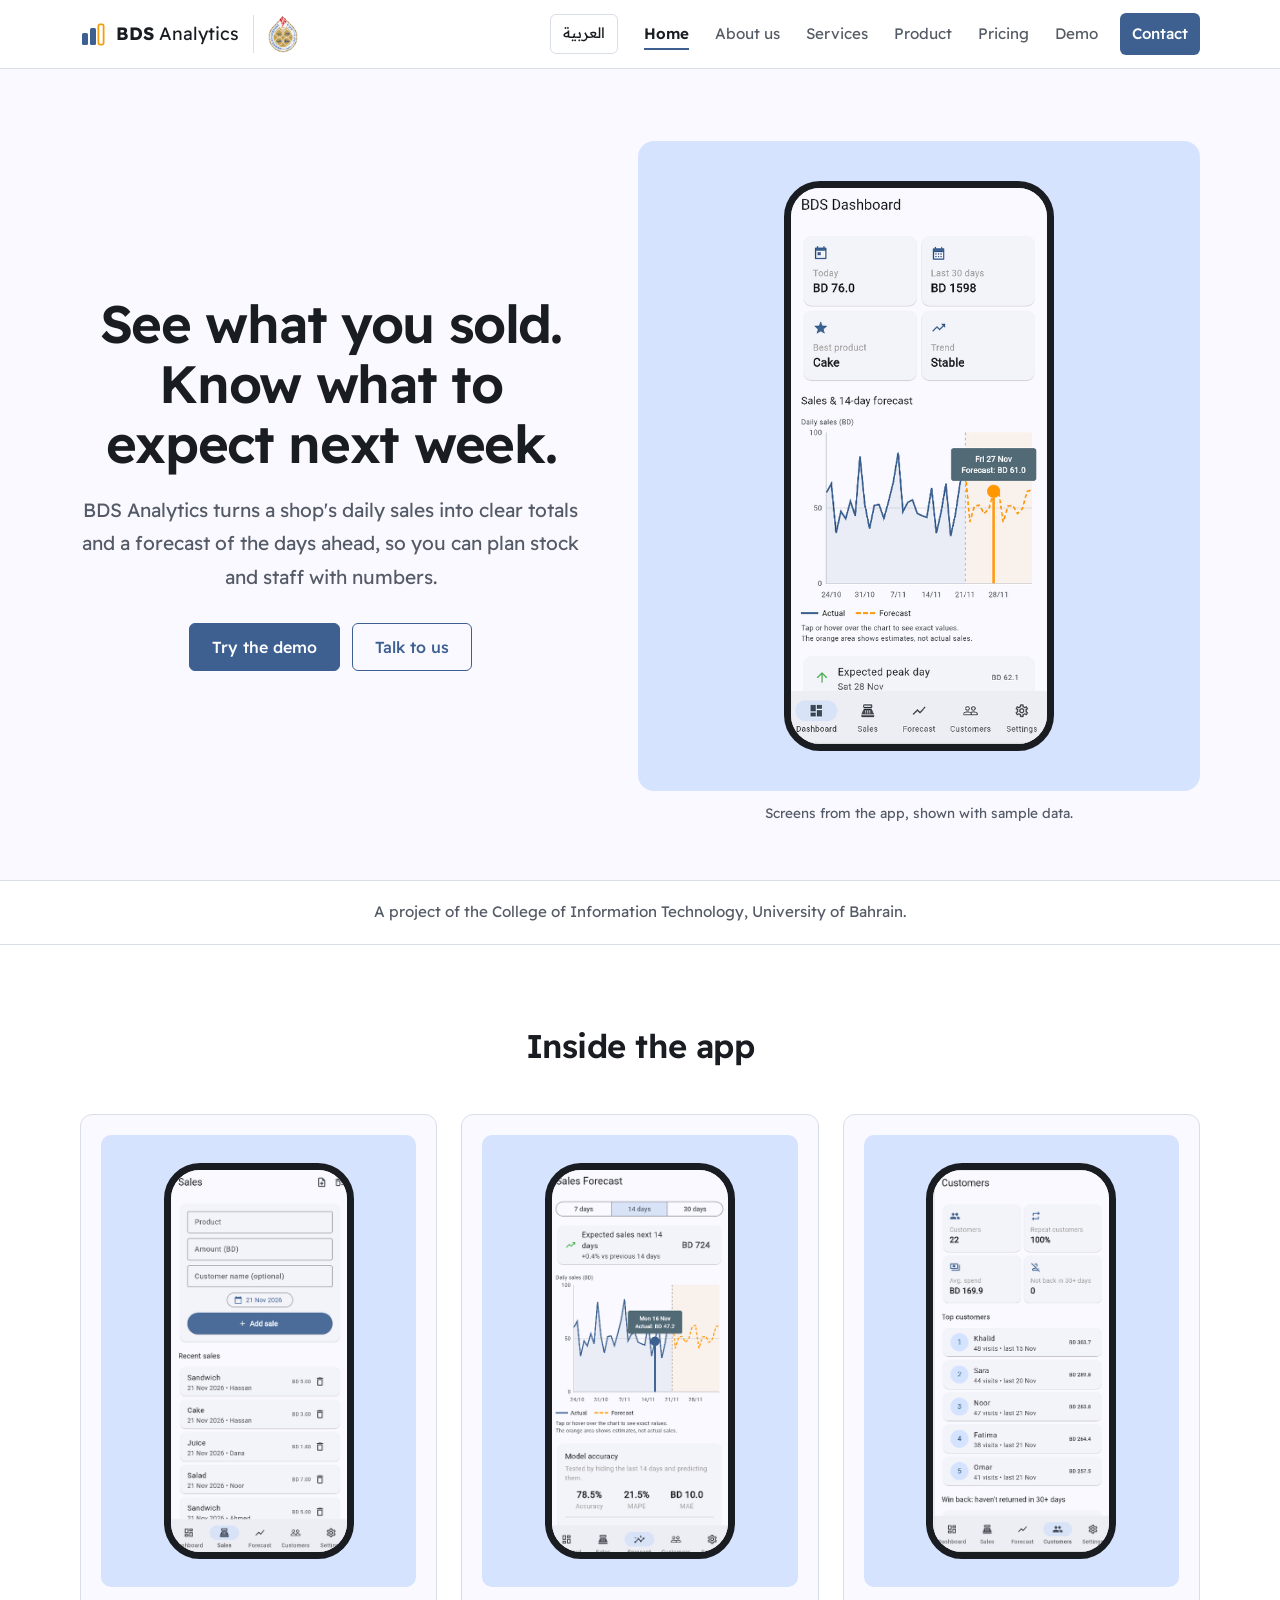
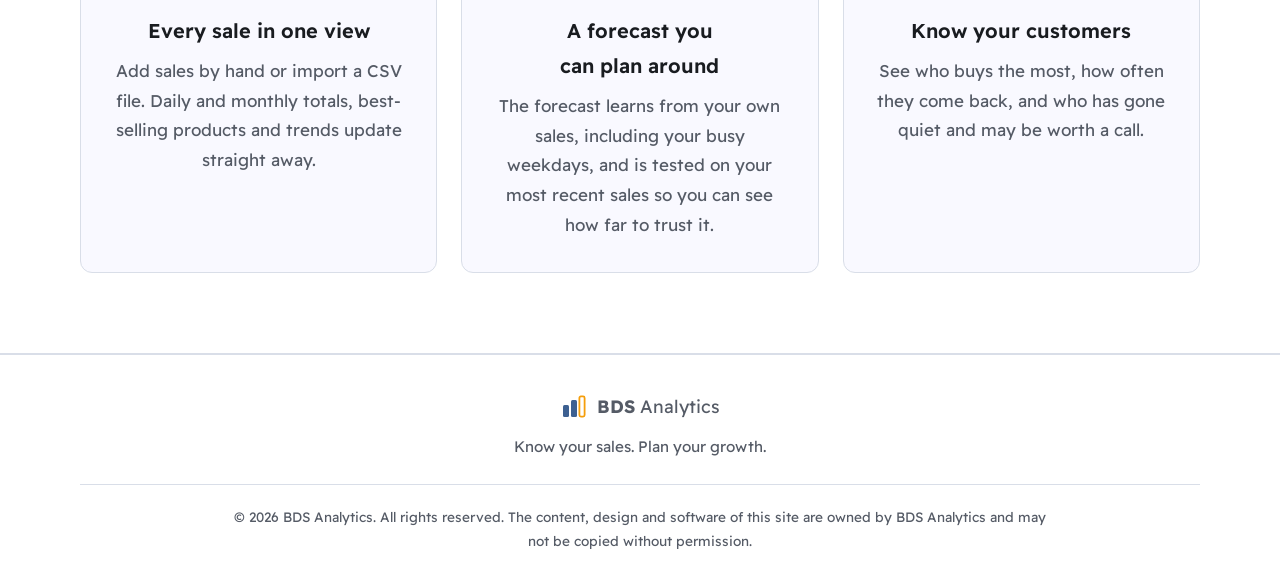
<file: index.html>
<!doctype html><html lang="en" dir="ltr"><head><meta charset="utf-8"><meta name="viewport" content="width=device-width,initial-scale=1">
<title>BDS Analytics | Sales analytics and forecasting for small businesses in Bahrain</title>
<meta name="description" content="BDS Analytics gives small businesses in Bahrain a simple sales dashboard with AI forecasting, in Arabic and English.">
<meta name="theme-color" content="#3D6091">
<meta property="og:title" content="BDS Analytics | Sales analytics and forecasting for small businesses in Bahrain"><meta property="og:description" content="BDS Analytics gives small businesses in Bahrain a simple sales dashboard with AI forecasting, in Arabic and English."><meta property="og:type" content="website"><meta property="og:url" content="https://bdsanalytics.me/">
<link rel="icon" href="data:image/svg+xml,%3Csvg xmlns='http://www.w3.org/2000/svg' viewBox='0 0 26 26'%3E%3Crect x='2' y='12' width='6' height='12' rx='1.5' fill='%233D6091'/%3E%3Crect x='10' y='7' width='6' height='17' rx='1.5' fill='%233D6091'/%3E%3Crect x='18.4' y='3.4' width='5.2' height='20.2' rx='1.5' fill='none' stroke='%23F59E0B' stroke-width='1.8'/%3E%3C/svg%3E">
<link rel="preconnect" href="https://fonts.googleapis.com"><link rel="preconnect" href="https://fonts.gstatic.com" crossorigin>
<link rel="stylesheet" href="https://fonts.googleapis.com/css2?family=Readex+Pro:wght@300..700&display=swap">
<link rel="stylesheet" href="assets/style.css?v=20261232">
<script>try{var l=localStorage.getItem("lang")||((navigator.language||"").slice(0,2)=="ar"?"ar":"en");if(l=="ar"){document.documentElement.lang="ar";document.documentElement.dir="rtl"}}catch(e){}</script>
<noscript><style>nav.main{display:flex!important}.chart .b{animation:none}</style></noscript>
</head><body data-page="home">
<header class="site-h"><div class="wrap bar">
<div class="brandwrap"><a class="brand" href="index.html" aria-label="BDS Analytics"><svg width="26" height="26" viewBox="0 0 26 26" aria-hidden="true"><rect x="2" y="12" width="6" height="12" rx="1.5" fill="var(--brand)"/><rect x="10" y="7" width="6" height="17" rx="1.5" fill="var(--brand)"/><rect x="18.4" y="3.4" width="5.2" height="20.2" rx="1.5" fill="none" stroke="var(--amber)" stroke-width="1.8"/></svg><span><b>BDS</b> Analytics</span></a><img class="uob" src="assets/media/uob-logo.png" width="168" height="216" data-alt="altUob" alt="University of Bahrain"></div>
<button class="menu" id="menu" aria-expanded="false" aria-controls="nav" data-i="menu">Menu</button>
<button class="lang" id="lang" type="button"></button>
<nav class="main" id="nav"><a href="index.html" data-i="home" aria-current=page>Home</a><a href="about.html" data-i="about">About us</a><a href="services.html" data-i="services">Services</a><a href="features.html" data-i="features">Product</a><a href="pricing.html" data-i="pricing">Pricing</a><a href="demo.html" data-i="demo">Demo</a><a class="cta" href="contact.html" data-i="contact">Contact</a></nav>
</div></header>
<main>
<section class="hero"><div class="wrap">
<div><h1 data-i="h1">See what you sold. Know what to expect next week.</h1><p class="lead" data-i="h1s">BDS Analytics turns a shop's daily sales into clear totals and a forecast of the days ahead, so you can plan stock and staff with numbers.</p>
<div class="actions"><a class="btn" href="demo.html" data-i="tryDemo">Try the demo</a><a class="btn ghost" href="contact.html" data-i="contactUs">Talk to us</a></div></div>
<div><div class="hero-art"><div class="phone"><img src="assets/screens/dashboard.png" width="400" height="868" data-alt="altDash" alt="BDS dashboard on a phone: sales today and last 30 days, daily sales chart with a 14-day forecast"></div></div>
<p class="cap" data-i="cCap">Screens from the app, shown with sample data.</p></div>
</div></section>
<div class="trust"><div class="wrap" data-i="trust">A project of the College of Information Technology, University of Bahrain.</div></div>
<section class="section alt"><div class="wrap">
<div class="sec-head"><h2 data-i="whatH">Inside the app</h2></div>
<div class="shots">
<figure><div class="shotbox"><div class="phone"><img src="assets/screens/sales.png" width="400" height="868" data-alt="altSales" alt="BDS sales screen: add a sale by product, amount and customer, and a list of recent sales" loading="lazy"></div></div><h3 data-i="f1t">Every sale in one view</h3><p data-i="f1d">Add sales by hand or import a CSV file. Daily and monthly totals, best-selling products and trends update straight away.</p></figure>
<figure><div class="shotbox"><div class="phone"><img src="assets/screens/forecast.png" width="400" height="868" data-alt="altFc" alt="BDS forecast screen: expected sales for the next 14 days and the model accuracy" loading="lazy"></div></div><h3 data-i="f2t">A forecast you can plan around</h3><p data-i="f2d">The forecast learns from your own sales, including your busy weekdays, and is tested on your most recent sales so you can see how far to trust it.</p></figure>
<figure><div class="shotbox"><div class="phone"><img src="assets/screens/customers.png" width="400" height="868" data-alt="altCust" alt="BDS customers screen: total customers, repeat rate, and top customers" loading="lazy"></div></div><h3 data-i="f3t">Know your customers</h3><p data-i="f3d">See who buys the most, how often they come back, and who has gone quiet and may be worth a call.</p></figure>
</div></div></section>
</main>
<footer class="site-f"><div class="wrap fgrid">
<div><a class="brand" href="index.html" aria-label="BDS Analytics"><svg width="26" height="26" viewBox="0 0 26 26" aria-hidden="true"><rect x="2" y="12" width="6" height="12" rx="1.5" fill="var(--brand)"/><rect x="10" y="7" width="6" height="17" rx="1.5" fill="var(--brand)"/><rect x="18.4" y="3.4" width="5.2" height="20.2" rx="1.5" fill="none" stroke="var(--amber)" stroke-width="1.8"/></svg><span><b>BDS</b> Analytics</span></a><p data-i="tag">Know your sales. Plan your growth.</p></div>
</div>
<div class="wrap legal"><p>&copy; 2026 BDS Analytics. <span data-i="rights">All rights reserved.</span> <span data-i="copyNote">The content, design and software of this site are owned by BDS Analytics and may not be copied without permission.</span></p></div></footer>
<script src="assets/app.js?v=20261232"></script></body></html>
</file>
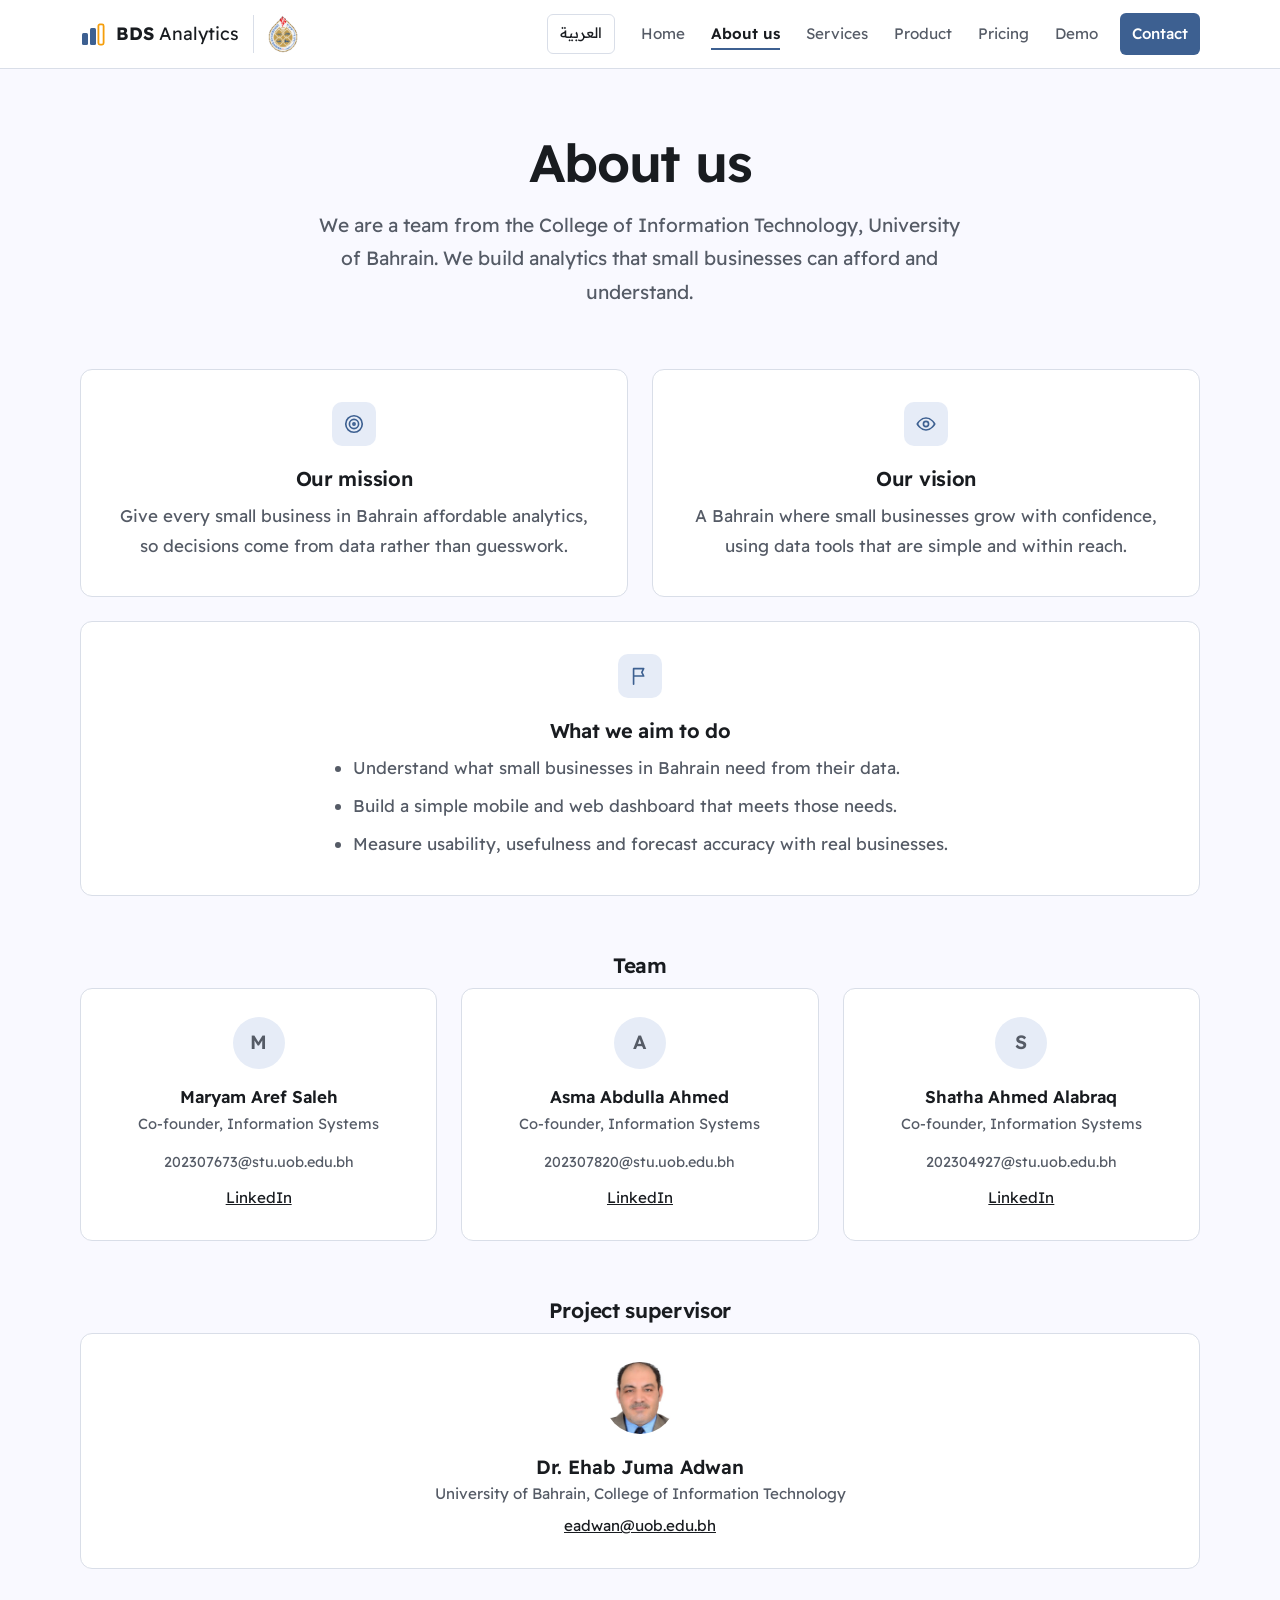
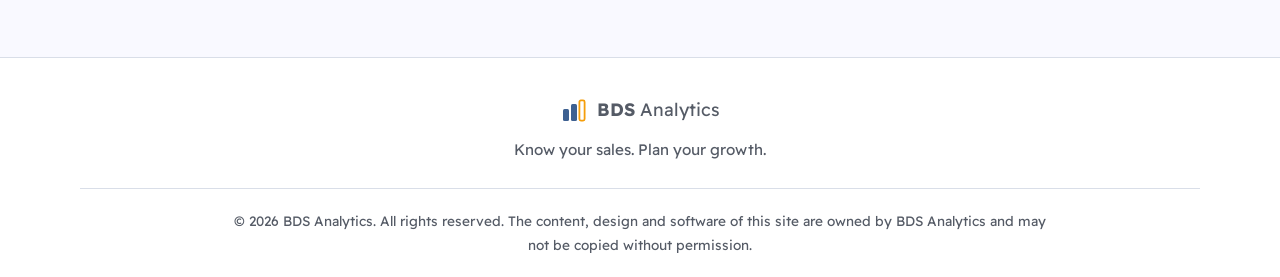
<file: about.html>
<!doctype html><html lang="en" dir="ltr"><head><meta charset="utf-8"><meta name="viewport" content="width=device-width,initial-scale=1">
<title>About us | BDS Analytics</title>
<meta name="description" content="BDS Analytics is built by a team from the College of Information Technology, University of Bahrain.">
<meta name="theme-color" content="#3D6091">
<meta property="og:title" content="About us | BDS Analytics"><meta property="og:description" content="BDS Analytics is built by a team from the College of Information Technology, University of Bahrain."><meta property="og:type" content="website"><meta property="og:url" content="https://bdsanalytics.me/about.html">
<link rel="icon" href="data:image/svg+xml,%3Csvg xmlns='http://www.w3.org/2000/svg' viewBox='0 0 26 26'%3E%3Crect x='2' y='12' width='6' height='12' rx='1.5' fill='%233D6091'/%3E%3Crect x='10' y='7' width='6' height='17' rx='1.5' fill='%233D6091'/%3E%3Crect x='18.4' y='3.4' width='5.2' height='20.2' rx='1.5' fill='none' stroke='%23F59E0B' stroke-width='1.8'/%3E%3C/svg%3E">
<link rel="preconnect" href="https://fonts.googleapis.com"><link rel="preconnect" href="https://fonts.gstatic.com" crossorigin>
<link rel="stylesheet" href="https://fonts.googleapis.com/css2?family=Readex+Pro:wght@300..700&display=swap">
<link rel="stylesheet" href="assets/style.css?v=20261232">
<script>try{var l=localStorage.getItem("lang")||((navigator.language||"").slice(0,2)=="ar"?"ar":"en");if(l=="ar"){document.documentElement.lang="ar";document.documentElement.dir="rtl"}}catch(e){}</script>
<noscript><style>nav.main{display:flex!important}.chart .b{animation:none}</style></noscript>
</head><body data-page="about">
<header class="site-h"><div class="wrap bar">
<div class="brandwrap"><a class="brand" href="index.html" aria-label="BDS Analytics"><svg width="26" height="26" viewBox="0 0 26 26" aria-hidden="true"><rect x="2" y="12" width="6" height="12" rx="1.5" fill="var(--brand)"/><rect x="10" y="7" width="6" height="17" rx="1.5" fill="var(--brand)"/><rect x="18.4" y="3.4" width="5.2" height="20.2" rx="1.5" fill="none" stroke="var(--amber)" stroke-width="1.8"/></svg><span><b>BDS</b> Analytics</span></a><img class="uob" src="assets/media/uob-logo.png" width="168" height="216" data-alt="altUob" alt="University of Bahrain"></div>
<button class="menu" id="menu" aria-expanded="false" aria-controls="nav" data-i="menu">Menu</button>
<button class="lang" id="lang" type="button"></button>
<nav class="main" id="nav"><a href="index.html" data-i="home">Home</a><a href="about.html" data-i="about" aria-current=page>About us</a><a href="services.html" data-i="services">Services</a><a href="features.html" data-i="features">Product</a><a href="pricing.html" data-i="pricing">Pricing</a><a href="demo.html" data-i="demo">Demo</a><a class="cta" href="contact.html" data-i="contact">Contact</a></nav>
</div></header>
<main><section class="page-h"><div class="wrap"><h1 data-i="about">About us</h1><p class="lead" data-i="aboutLead">We are a team from the College of Information Technology, University of Bahrain. We build analytics that small businesses can afford and understand.</p></div></section>
<div class="wrap page">
<div class="svc"><div><span class="ic" aria-hidden="true"><svg width="22" height="22" viewBox="0 0 24 24" fill="none" stroke="currentColor" stroke-width="1.8" stroke-linecap="round" stroke-linejoin="round"><circle cx="12" cy="12" r="9"/><circle cx="12" cy="12" r="5"/><circle cx="12" cy="12" r="1.2"/></svg></span><h2 data-i="mission">Our mission</h2><p data-i="missionD">Give every small business in Bahrain affordable analytics, so decisions come from data rather than guesswork.</p></div><div><span class="ic" aria-hidden="true"><svg width="22" height="22" viewBox="0 0 24 24" fill="none" stroke="currentColor" stroke-width="1.8" stroke-linecap="round" stroke-linejoin="round"><path d="M2.5 12S6 5.5 12 5.5 21.5 12 21.5 12 18 18.5 12 18.5 2.5 12 2.5 12z"/><circle cx="12" cy="12" r="2.8"/></svg></span><h2 data-i="vision">Our vision</h2><p data-i="visionD">A Bahrain where small businesses grow with confidence, using data tools that are simple and within reach.</p></div><div class="wide"><span class="ic" aria-hidden="true"><svg width="22" height="22" viewBox="0 0 24 24" fill="none" stroke="currentColor" stroke-width="1.8" stroke-linecap="round" stroke-linejoin="round"><path d="M5 21V4M5 4h11l-2 4 2 4H5"/></svg></span><h2 data-i="objH">What we aim to do</h2><ul><li data-i="o1">Understand what small businesses in Bahrain need from their data.</li><li data-i="o2">Build a simple mobile and web dashboard that meets those needs.</li><li data-i="o3">Measure usability, usefulness and forecast accuracy with real businesses.</li></ul></div></div>
<h2 class="sm" style="margin-top:56px" data-i="teamH">Team</h2>
<ul class="team"><li><span class="av">M</span><div><strong>Maryam Aref Saleh</strong><span data-i="role">Co-founder, Information Systems</span></div><a class="mail" dir="ltr" href="mailto:202307673@stu.uob.edu.bh">202307673@stu.uob.edu.bh</a><a href="https://www.linkedin.com/in/maryam-aldahmesh-4b0863336/" target="_blank" rel="noopener noreferrer" data-i="li">LinkedIn</a></li><li><span class="av">A</span><div><strong>Asma Abdulla Ahmed</strong><span data-i="role">Co-founder, Information Systems</span></div><a class="mail" dir="ltr" href="mailto:202307820@stu.uob.edu.bh">202307820@stu.uob.edu.bh</a><a href="https://www.linkedin.com/in/asma-abdulla-2a1168450" target="_blank" rel="noopener noreferrer" data-i="li">LinkedIn</a></li><li><span class="av">S</span><div><strong>Shatha Ahmed Alabraq</strong><span data-i="role">Co-founder, Information Systems</span></div><a class="mail" dir="ltr" href="mailto:202304927@stu.uob.edu.bh">202304927@stu.uob.edu.bh</a><a href="https://www.linkedin.com/in/shatha-ahmed-5848122a3" target="_blank" rel="noopener noreferrer" data-i="li">LinkedIn</a></li></ul>
<h2 class="sm" style="margin-top:56px" data-i="supH">Project supervisor</h2>
<div class="supc"><img src="assets/media/supervisor.jpg" width="144" height="144" alt="" loading="lazy"><div><strong data-i="supName">Dr. Ehab Juma Adwan</strong><span data-i="supRole">University of Bahrain, College of Information Technology</span><a href="mailto:eadwan@uob.edu.bh">eadwan@uob.edu.bh</a></div></div>
</div></main>
<footer class="site-f"><div class="wrap fgrid">
<div><a class="brand" href="index.html" aria-label="BDS Analytics"><svg width="26" height="26" viewBox="0 0 26 26" aria-hidden="true"><rect x="2" y="12" width="6" height="12" rx="1.5" fill="var(--brand)"/><rect x="10" y="7" width="6" height="17" rx="1.5" fill="var(--brand)"/><rect x="18.4" y="3.4" width="5.2" height="20.2" rx="1.5" fill="none" stroke="var(--amber)" stroke-width="1.8"/></svg><span><b>BDS</b> Analytics</span></a><p data-i="tag">Know your sales. Plan your growth.</p></div>
</div>
<div class="wrap legal"><p>&copy; 2026 BDS Analytics. <span data-i="rights">All rights reserved.</span> <span data-i="copyNote">The content, design and software of this site are owned by BDS Analytics and may not be copied without permission.</span></p></div></footer>
<script src="assets/app.js?v=20261232"></script></body></html>
</file>
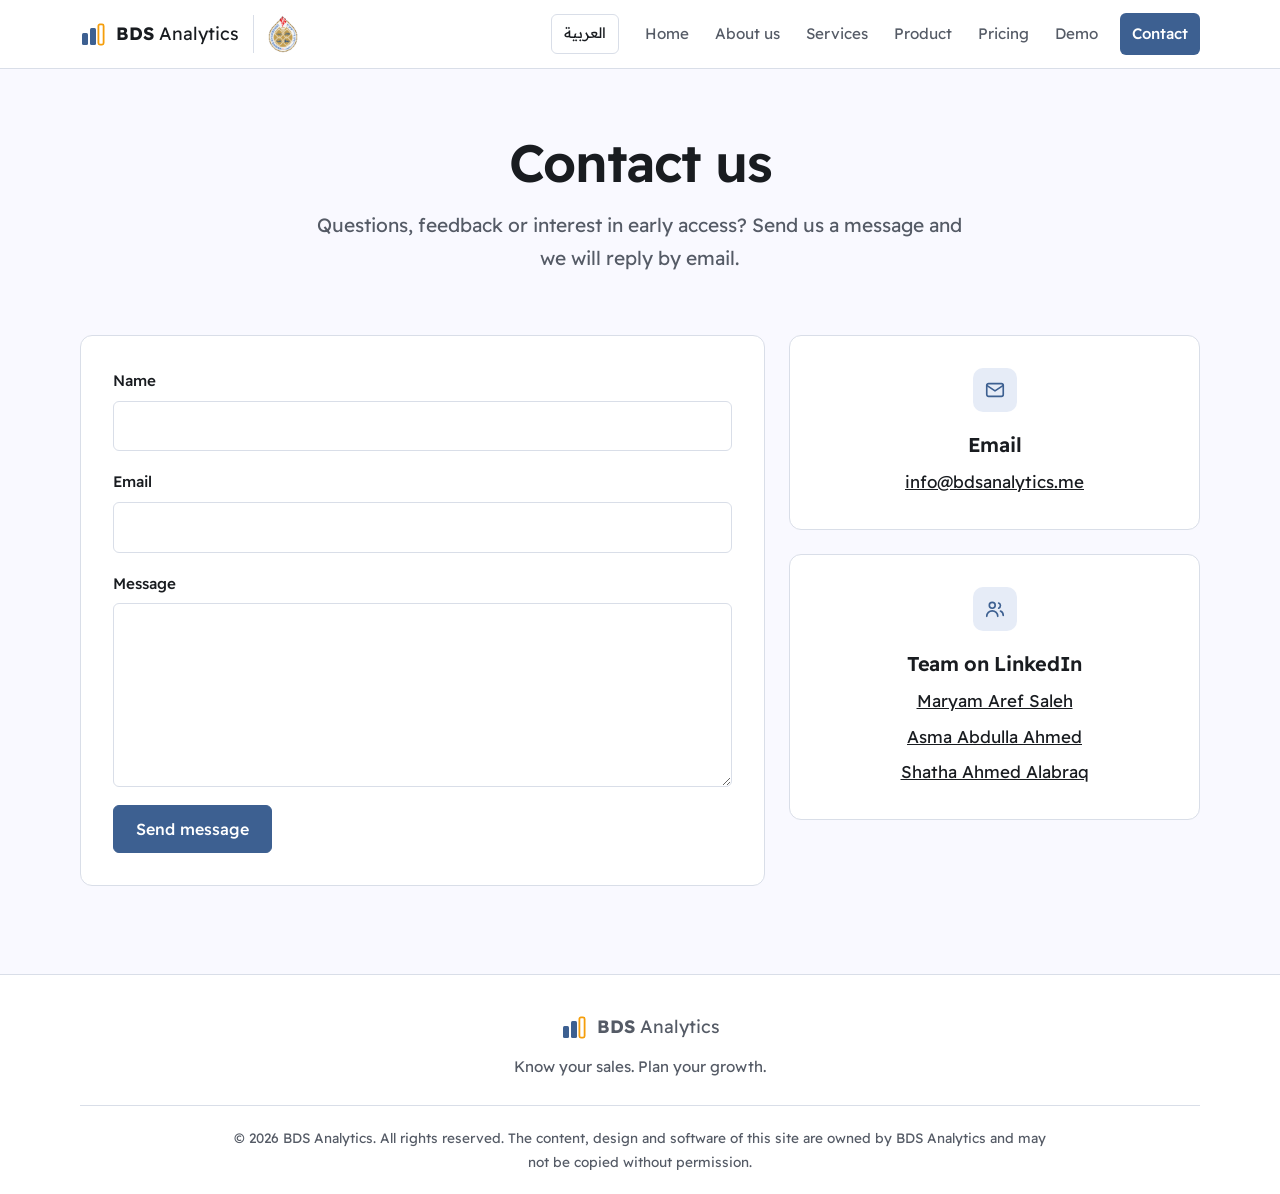
<file: contact.html>
<!doctype html><html lang="en" dir="ltr"><head><meta charset="utf-8"><meta name="viewport" content="width=device-width,initial-scale=1">
<title>Contact | BDS Analytics</title>
<meta name="description" content="Contact the BDS Analytics team.">
<meta name="theme-color" content="#3D6091">
<meta property="og:title" content="Contact | BDS Analytics"><meta property="og:description" content="Contact the BDS Analytics team."><meta property="og:type" content="website"><meta property="og:url" content="https://bdsanalytics.me/contact.html">
<link rel="icon" href="data:image/svg+xml,%3Csvg xmlns='http://www.w3.org/2000/svg' viewBox='0 0 26 26'%3E%3Crect x='2' y='12' width='6' height='12' rx='1.5' fill='%233D6091'/%3E%3Crect x='10' y='7' width='6' height='17' rx='1.5' fill='%233D6091'/%3E%3Crect x='18.4' y='3.4' width='5.2' height='20.2' rx='1.5' fill='none' stroke='%23F59E0B' stroke-width='1.8'/%3E%3C/svg%3E">
<link rel="preconnect" href="https://fonts.googleapis.com"><link rel="preconnect" href="https://fonts.gstatic.com" crossorigin>
<link rel="stylesheet" href="https://fonts.googleapis.com/css2?family=Readex+Pro:wght@300..700&display=swap">
<link rel="stylesheet" href="assets/style.css?v=20261232">
<script>try{var l=localStorage.getItem("lang")||((navigator.language||"").slice(0,2)=="ar"?"ar":"en");if(l=="ar"){document.documentElement.lang="ar";document.documentElement.dir="rtl"}}catch(e){}</script>
<noscript><style>nav.main{display:flex!important}.chart .b{animation:none}</style></noscript>
</head><body data-page="contact">
<header class="site-h"><div class="wrap bar">
<div class="brandwrap"><a class="brand" href="index.html" aria-label="BDS Analytics"><svg width="26" height="26" viewBox="0 0 26 26" aria-hidden="true"><rect x="2" y="12" width="6" height="12" rx="1.5" fill="var(--brand)"/><rect x="10" y="7" width="6" height="17" rx="1.5" fill="var(--brand)"/><rect x="18.4" y="3.4" width="5.2" height="20.2" rx="1.5" fill="none" stroke="var(--amber)" stroke-width="1.8"/></svg><span><b>BDS</b> Analytics</span></a><img class="uob" src="assets/media/uob-logo.png" width="168" height="216" data-alt="altUob" alt="University of Bahrain"></div>
<button class="menu" id="menu" aria-expanded="false" aria-controls="nav" data-i="menu">Menu</button>
<button class="lang" id="lang" type="button"></button>
<nav class="main" id="nav"><a href="index.html" data-i="home">Home</a><a href="about.html" data-i="about">About us</a><a href="services.html" data-i="services">Services</a><a href="features.html" data-i="features">Product</a><a href="pricing.html" data-i="pricing">Pricing</a><a href="demo.html" data-i="demo">Demo</a><a class="cta" href="contact.html" data-i="contact" aria-current=page>Contact</a></nav>
</div></header>
<main><section class="page-h"><div class="wrap"><h1 data-i="contH">Contact us</h1><p class="lead" data-i="contLead">Questions, feedback or interest in early access? Send us a message and we will reply by email.</p></div></section>
<div class="wrap page"><div class="cgrid">
<div><form id="cf" action="https://formspree.io/f/mgakaqrv" method="POST">
<input type="hidden" name="_subject" value="BDS website contact">
<label><span data-i="fName">Name</span><input name="name" autocomplete="name" required></label>
<label><span data-i="fEmail">Email</span><input type="email" name="email" autocomplete="email" required></label>
<label><span data-i="fMsg">Message</span><textarea name="message" rows="6" required></textarea></label>
<p class="err" id="err" role="alert" data-i="errD" hidden>The message could not be sent. Please email us at info@bdsanalytics.me.</p>
<button class="btn" type="submit" data-i="send">Send message</button></form>
<div class="ok" id="ok" tabindex="-1" role="status" hidden><h2 data-i="sentT">Message sent</h2><p data-i="sentD">Thank you. We will reply to the email address you gave us.</p></div></div>
<aside class="side"><div class="tile"><span class="ic" aria-hidden="true"><svg width="22" height="22" viewBox="0 0 24 24" fill="none" stroke="currentColor" stroke-width="1.8" stroke-linecap="round" stroke-linejoin="round"><rect x="3" y="5" width="18" height="14" rx="2"/><path d="M3 7l9 6 9-6"/></svg></span><h2 data-i="emailL">Email</h2><p><a href="mailto:info@bdsanalytics.me">info@bdsanalytics.me</a></p></div>
<div class="tile"><span class="ic" aria-hidden="true"><svg width="22" height="22" viewBox="0 0 24 24" fill="none" stroke="currentColor" stroke-width="1.8" stroke-linecap="round" stroke-linejoin="round"><circle cx="9" cy="8" r="3.2"/><path d="M3 20c0-3.3 2.7-6 6-6s6 2.7 6 6"/><path d="M16 5.5a3 3 0 010 5.6M18 14.3c1.8.8 3 2.6 3 4.7"/></svg></span><h2 data-i="teamL">Team on LinkedIn</h2><ul>
<li><a href="https://www.linkedin.com/in/maryam-aldahmesh-4b0863336/" target="_blank" rel="noopener noreferrer">Maryam Aref Saleh</a></li>
<li><a href="https://www.linkedin.com/in/asma-abdulla-2a1168450" target="_blank" rel="noopener noreferrer">Asma Abdulla Ahmed</a></li>
<li><a href="https://www.linkedin.com/in/shatha-ahmed-5848122a3" target="_blank" rel="noopener noreferrer">Shatha Ahmed Alabraq</a></li></ul></div></aside>
</div></div></main>
<footer class="site-f"><div class="wrap fgrid">
<div><a class="brand" href="index.html" aria-label="BDS Analytics"><svg width="26" height="26" viewBox="0 0 26 26" aria-hidden="true"><rect x="2" y="12" width="6" height="12" rx="1.5" fill="var(--brand)"/><rect x="10" y="7" width="6" height="17" rx="1.5" fill="var(--brand)"/><rect x="18.4" y="3.4" width="5.2" height="20.2" rx="1.5" fill="none" stroke="var(--amber)" stroke-width="1.8"/></svg><span><b>BDS</b> Analytics</span></a><p data-i="tag">Know your sales. Plan your growth.</p></div>
</div>
<div class="wrap legal"><p>&copy; 2026 BDS Analytics. <span data-i="rights">All rights reserved.</span> <span data-i="copyNote">The content, design and software of this site are owned by BDS Analytics and may not be copied without permission.</span></p></div></footer>
<script src="assets/app.js?v=20261232"></script></body></html>
</file>
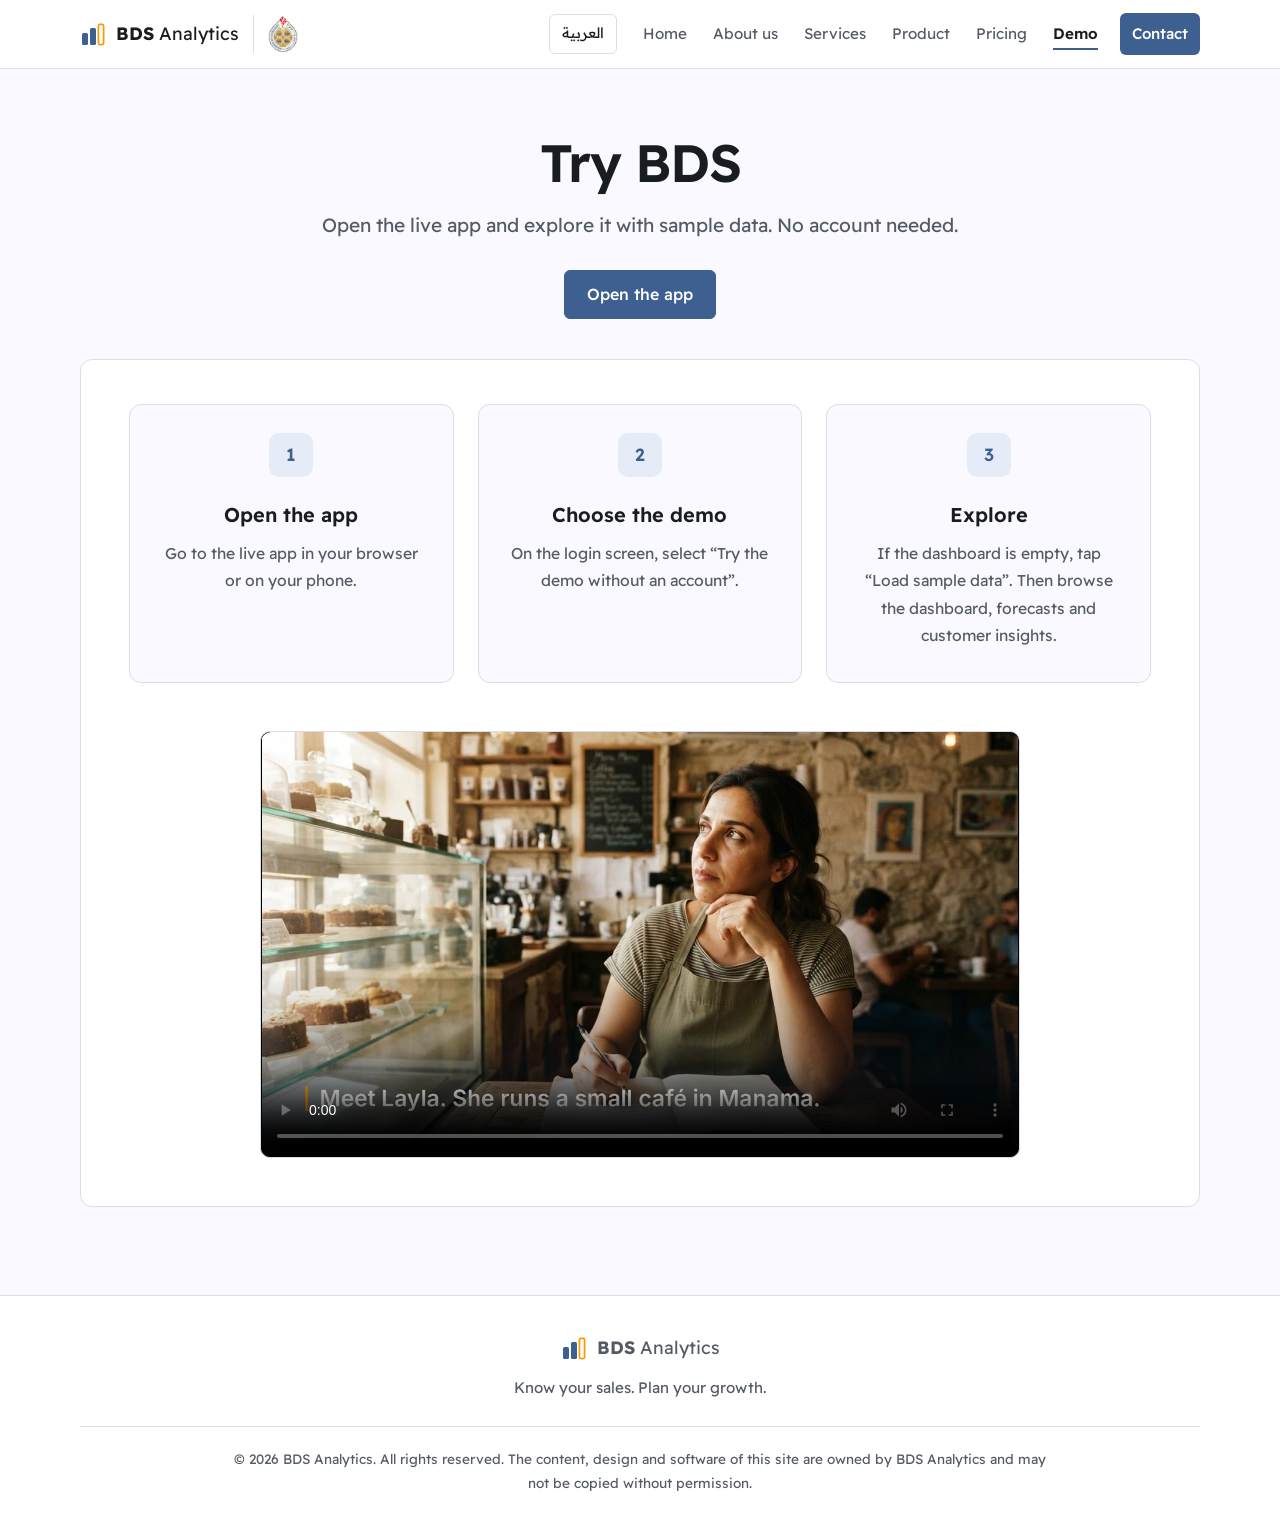
<file: demo.html>
<!doctype html><html lang="en" dir="ltr"><head><meta charset="utf-8"><meta name="viewport" content="width=device-width,initial-scale=1">
<title>Demo | BDS Analytics</title>
<meta name="description" content="Try the BDS Analytics app with sample data. No account needed.">
<meta name="theme-color" content="#3D6091">
<meta property="og:title" content="Demo | BDS Analytics"><meta property="og:description" content="Try the BDS Analytics app with sample data. No account needed."><meta property="og:type" content="website"><meta property="og:url" content="https://bdsanalytics.me/demo.html">
<link rel="icon" href="data:image/svg+xml,%3Csvg xmlns='http://www.w3.org/2000/svg' viewBox='0 0 26 26'%3E%3Crect x='2' y='12' width='6' height='12' rx='1.5' fill='%233D6091'/%3E%3Crect x='10' y='7' width='6' height='17' rx='1.5' fill='%233D6091'/%3E%3Crect x='18.4' y='3.4' width='5.2' height='20.2' rx='1.5' fill='none' stroke='%23F59E0B' stroke-width='1.8'/%3E%3C/svg%3E">
<link rel="preconnect" href="https://fonts.googleapis.com"><link rel="preconnect" href="https://fonts.gstatic.com" crossorigin>
<link rel="stylesheet" href="https://fonts.googleapis.com/css2?family=Readex+Pro:wght@300..700&display=swap">
<link rel="stylesheet" href="assets/style.css?v=20261232">
<script>try{var l=localStorage.getItem("lang")||((navigator.language||"").slice(0,2)=="ar"?"ar":"en");if(l=="ar"){document.documentElement.lang="ar";document.documentElement.dir="rtl"}}catch(e){}</script>
<noscript><style>nav.main{display:flex!important}.chart .b{animation:none}</style></noscript>
</head><body data-page="demo">
<header class="site-h"><div class="wrap bar">
<div class="brandwrap"><a class="brand" href="index.html" aria-label="BDS Analytics"><svg width="26" height="26" viewBox="0 0 26 26" aria-hidden="true"><rect x="2" y="12" width="6" height="12" rx="1.5" fill="var(--brand)"/><rect x="10" y="7" width="6" height="17" rx="1.5" fill="var(--brand)"/><rect x="18.4" y="3.4" width="5.2" height="20.2" rx="1.5" fill="none" stroke="var(--amber)" stroke-width="1.8"/></svg><span><b>BDS</b> Analytics</span></a><img class="uob" src="assets/media/uob-logo.png" width="168" height="216" data-alt="altUob" alt="University of Bahrain"></div>
<button class="menu" id="menu" aria-expanded="false" aria-controls="nav" data-i="menu">Menu</button>
<button class="lang" id="lang" type="button"></button>
<nav class="main" id="nav"><a href="index.html" data-i="home">Home</a><a href="about.html" data-i="about">About us</a><a href="services.html" data-i="services">Services</a><a href="features.html" data-i="features">Product</a><a href="pricing.html" data-i="pricing">Pricing</a><a href="demo.html" data-i="demo" aria-current=page>Demo</a><a class="cta" href="contact.html" data-i="contact">Contact</a></nav>
</div></header>
<main><section class="page-h"><div class="wrap"><h1 data-i="demoH">Try BDS</h1><p class="lead" data-i="demoP">Open the live app and explore it with sample data. No account needed.</p><div class="actions"><a class="btn" href="https://bds-app-369ed.web.app" target="_blank" rel="noopener" data-i="openApp">Open the app</a></div></div></section>
<div class="wrap page"><div class="demobox"><ol class="steps"><li><h3 data-i="st1t">Open the app</h3><p data-i="st1d">Go to the live app in your browser or on your phone.</p></li><li><h3 data-i="st2t">Choose the demo</h3><p data-i="st2d">On the login screen, select “Try the demo without an account”.</p></li><li><h3 data-i="st3t">Explore</h3><p data-i="st3d">If the dashboard is empty, tap “Load sample data”. Then browse the dashboard, forecasts and customer insights.</p></li></ol>
<div class="video has-media"><video controls preload="metadata" playsinline poster="assets/media/bds-demo-poster-v2.jpg" data-a="vidlabel" aria-label="BDS demo video"><source src="assets/media/bds-demo-v2.mp4" type="video/mp4"></video></div>
</div></div></main>
<footer class="site-f"><div class="wrap fgrid">
<div><a class="brand" href="index.html" aria-label="BDS Analytics"><svg width="26" height="26" viewBox="0 0 26 26" aria-hidden="true"><rect x="2" y="12" width="6" height="12" rx="1.5" fill="var(--brand)"/><rect x="10" y="7" width="6" height="17" rx="1.5" fill="var(--brand)"/><rect x="18.4" y="3.4" width="5.2" height="20.2" rx="1.5" fill="none" stroke="var(--amber)" stroke-width="1.8"/></svg><span><b>BDS</b> Analytics</span></a><p data-i="tag">Know your sales. Plan your growth.</p></div>
</div>
<div class="wrap legal"><p>&copy; 2026 BDS Analytics. <span data-i="rights">All rights reserved.</span> <span data-i="copyNote">The content, design and software of this site are owned by BDS Analytics and may not be copied without permission.</span></p></div></footer>
<script src="assets/app.js?v=20261232"></script></body></html>
</file>
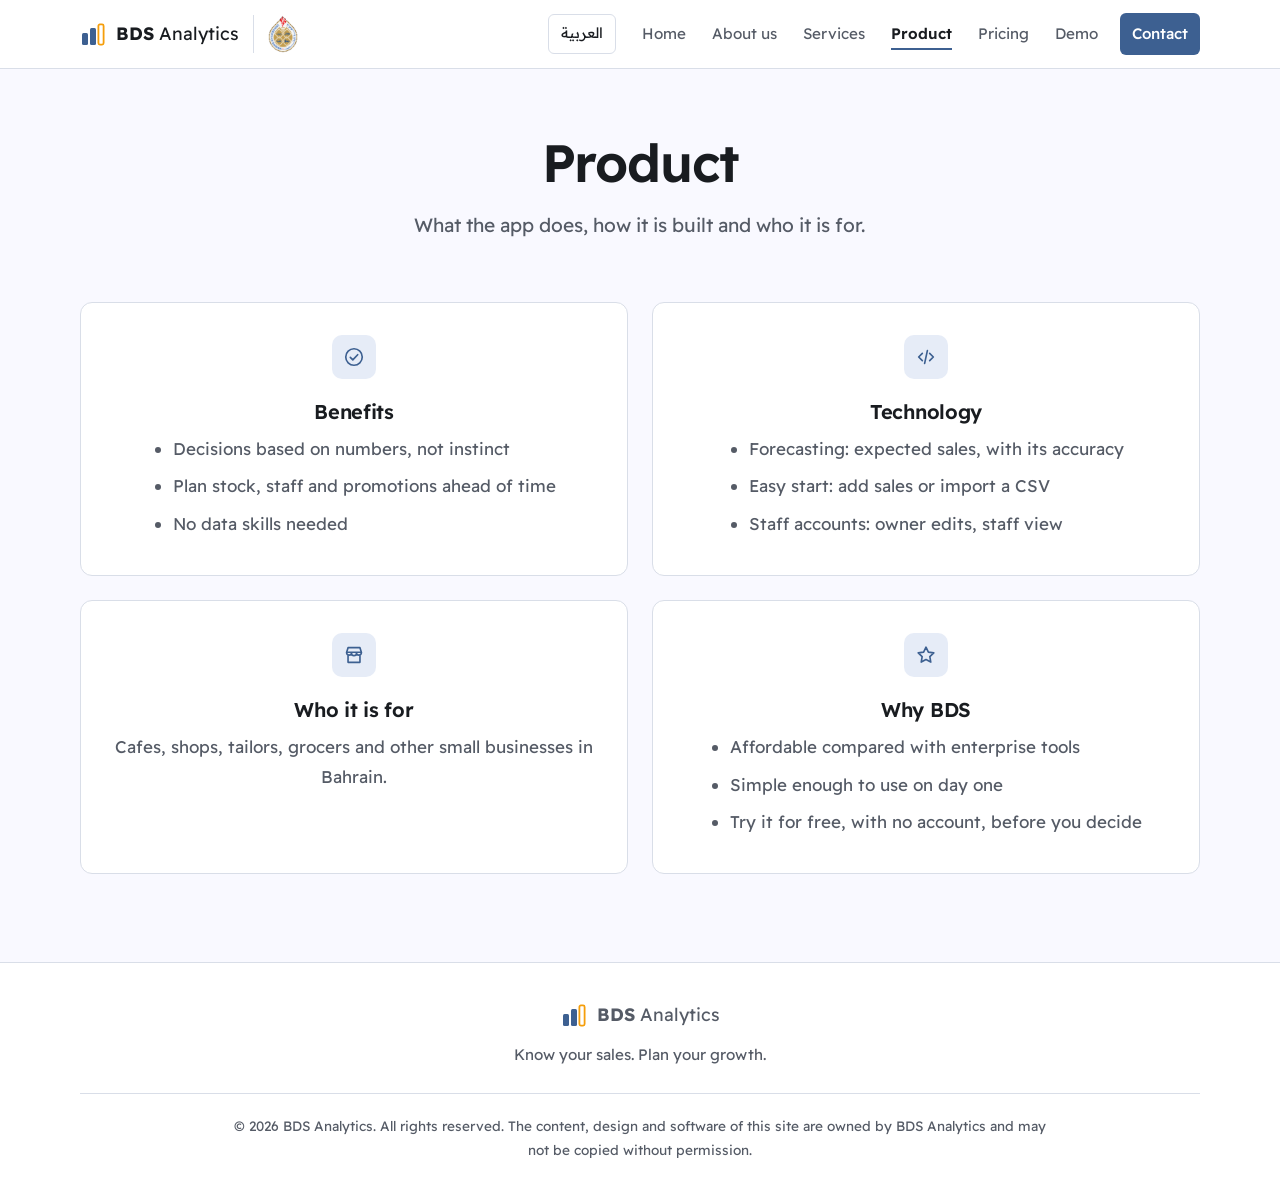
<file: features.html>
<!doctype html><html lang="en" dir="ltr"><head><meta charset="utf-8"><meta name="viewport" content="width=device-width,initial-scale=1">
<title>Product | BDS Analytics</title>
<meta name="description" content="Benefits, technology and who BDS Analytics is for.">
<meta name="theme-color" content="#3D6091">
<meta property="og:title" content="Product | BDS Analytics"><meta property="og:description" content="Benefits, technology and who BDS Analytics is for."><meta property="og:type" content="website"><meta property="og:url" content="https://bdsanalytics.me/features.html">
<link rel="icon" href="data:image/svg+xml,%3Csvg xmlns='http://www.w3.org/2000/svg' viewBox='0 0 26 26'%3E%3Crect x='2' y='12' width='6' height='12' rx='1.5' fill='%233D6091'/%3E%3Crect x='10' y='7' width='6' height='17' rx='1.5' fill='%233D6091'/%3E%3Crect x='18.4' y='3.4' width='5.2' height='20.2' rx='1.5' fill='none' stroke='%23F59E0B' stroke-width='1.8'/%3E%3C/svg%3E">
<link rel="preconnect" href="https://fonts.googleapis.com"><link rel="preconnect" href="https://fonts.gstatic.com" crossorigin>
<link rel="stylesheet" href="https://fonts.googleapis.com/css2?family=Readex+Pro:wght@300..700&display=swap">
<link rel="stylesheet" href="assets/style.css?v=20261232">
<script>try{var l=localStorage.getItem("lang")||((navigator.language||"").slice(0,2)=="ar"?"ar":"en");if(l=="ar"){document.documentElement.lang="ar";document.documentElement.dir="rtl"}}catch(e){}</script>
<noscript><style>nav.main{display:flex!important}.chart .b{animation:none}</style></noscript>
</head><body data-page="features">
<header class="site-h"><div class="wrap bar">
<div class="brandwrap"><a class="brand" href="index.html" aria-label="BDS Analytics"><svg width="26" height="26" viewBox="0 0 26 26" aria-hidden="true"><rect x="2" y="12" width="6" height="12" rx="1.5" fill="var(--brand)"/><rect x="10" y="7" width="6" height="17" rx="1.5" fill="var(--brand)"/><rect x="18.4" y="3.4" width="5.2" height="20.2" rx="1.5" fill="none" stroke="var(--amber)" stroke-width="1.8"/></svg><span><b>BDS</b> Analytics</span></a><img class="uob" src="assets/media/uob-logo.png" width="168" height="216" data-alt="altUob" alt="University of Bahrain"></div>
<button class="menu" id="menu" aria-expanded="false" aria-controls="nav" data-i="menu">Menu</button>
<button class="lang" id="lang" type="button"></button>
<nav class="main" id="nav"><a href="index.html" data-i="home">Home</a><a href="about.html" data-i="about">About us</a><a href="services.html" data-i="services">Services</a><a href="features.html" data-i="features" aria-current=page>Product</a><a href="pricing.html" data-i="pricing">Pricing</a><a href="demo.html" data-i="demo">Demo</a><a class="cta" href="contact.html" data-i="contact">Contact</a></nav>
</div></header>
<main><section class="page-h"><div class="wrap"><h1 data-i="features">Product</h1><p class="lead" data-i="featLead">What the app does, how it is built and who it is for.</p></div></section><div class="wrap page"><div class="svc">
<div><span class="ic" aria-hidden="true"><svg width="22" height="22" viewBox="0 0 24 24" fill="none" stroke="currentColor" stroke-width="1.8" stroke-linecap="round" stroke-linejoin="round"><circle cx="12" cy="12" r="9"/><path d="M8 12.5l2.7 2.7L16 9.5"/></svg></span><h2 data-i="benH">Benefits</h2><ul><li data-i="b1">Decisions based on numbers, not instinct</li><li data-i="b2">Plan stock, staff and promotions ahead of time</li><li data-i="b3">No data skills needed</li></ul></div>
<div><span class="ic" aria-hidden="true"><svg width="22" height="22" viewBox="0 0 24 24" fill="none" stroke="currentColor" stroke-width="1.8" stroke-linecap="round" stroke-linejoin="round"><path d="M8 8l-4 4 4 4M16 8l4 4-4 4M13.5 5l-3 14"/></svg></span><h2 data-i="techH">Technology</h2><ul><li data-i="t1">Forecasting: expected sales, with its accuracy</li><li data-i="t3">Easy start: add sales or import a CSV</li><li data-i="t4">Staff accounts: owner edits, staff view</li></ul></div>
<div><span class="ic" aria-hidden="true"><svg width="22" height="22" viewBox="0 0 24 24" fill="none" stroke="currentColor" stroke-width="1.8" stroke-linecap="round" stroke-linejoin="round"><path d="M4 9l1.5-5h13L20 9"/><path d="M4 9h16v1a2.7 2.7 0 01-5.3 0 2.7 2.7 0 01-5.4 0A2.7 2.7 0 014 10V9z"/><path d="M5.5 13v7h13v-7"/></svg></span><h2 data-i="audH">Who it is for</h2><p data-i="audD">Cafes, shops, tailors, grocers and other small businesses in Bahrain.</p></div>
<div><span class="ic" aria-hidden="true"><svg width="22" height="22" viewBox="0 0 24 24" fill="none" stroke="currentColor" stroke-width="1.8" stroke-linecap="round" stroke-linejoin="round"><path d="M12 3.5l2.6 5.4 5.9.8-4.3 4.1 1 5.9L12 16.9l-5.2 2.8 1-5.9L3.5 9.7l5.9-.8L12 3.5z"/></svg></span><h2 data-i="edgeH">Why BDS</h2><ul><li data-i="e1">Affordable compared with enterprise tools</li><li data-i="e2">Simple enough to use on day one</li><li data-i="e3">Try it for free, with no account, before you decide</li></ul></div>
</div></div></main>
<footer class="site-f"><div class="wrap fgrid">
<div><a class="brand" href="index.html" aria-label="BDS Analytics"><svg width="26" height="26" viewBox="0 0 26 26" aria-hidden="true"><rect x="2" y="12" width="6" height="12" rx="1.5" fill="var(--brand)"/><rect x="10" y="7" width="6" height="17" rx="1.5" fill="var(--brand)"/><rect x="18.4" y="3.4" width="5.2" height="20.2" rx="1.5" fill="none" stroke="var(--amber)" stroke-width="1.8"/></svg><span><b>BDS</b> Analytics</span></a><p data-i="tag">Know your sales. Plan your growth.</p></div>
</div>
<div class="wrap legal"><p>&copy; 2026 BDS Analytics. <span data-i="rights">All rights reserved.</span> <span data-i="copyNote">The content, design and software of this site are owned by BDS Analytics and may not be copied without permission.</span></p></div></footer>
<script src="assets/app.js?v=20261232"></script></body></html>
</file>
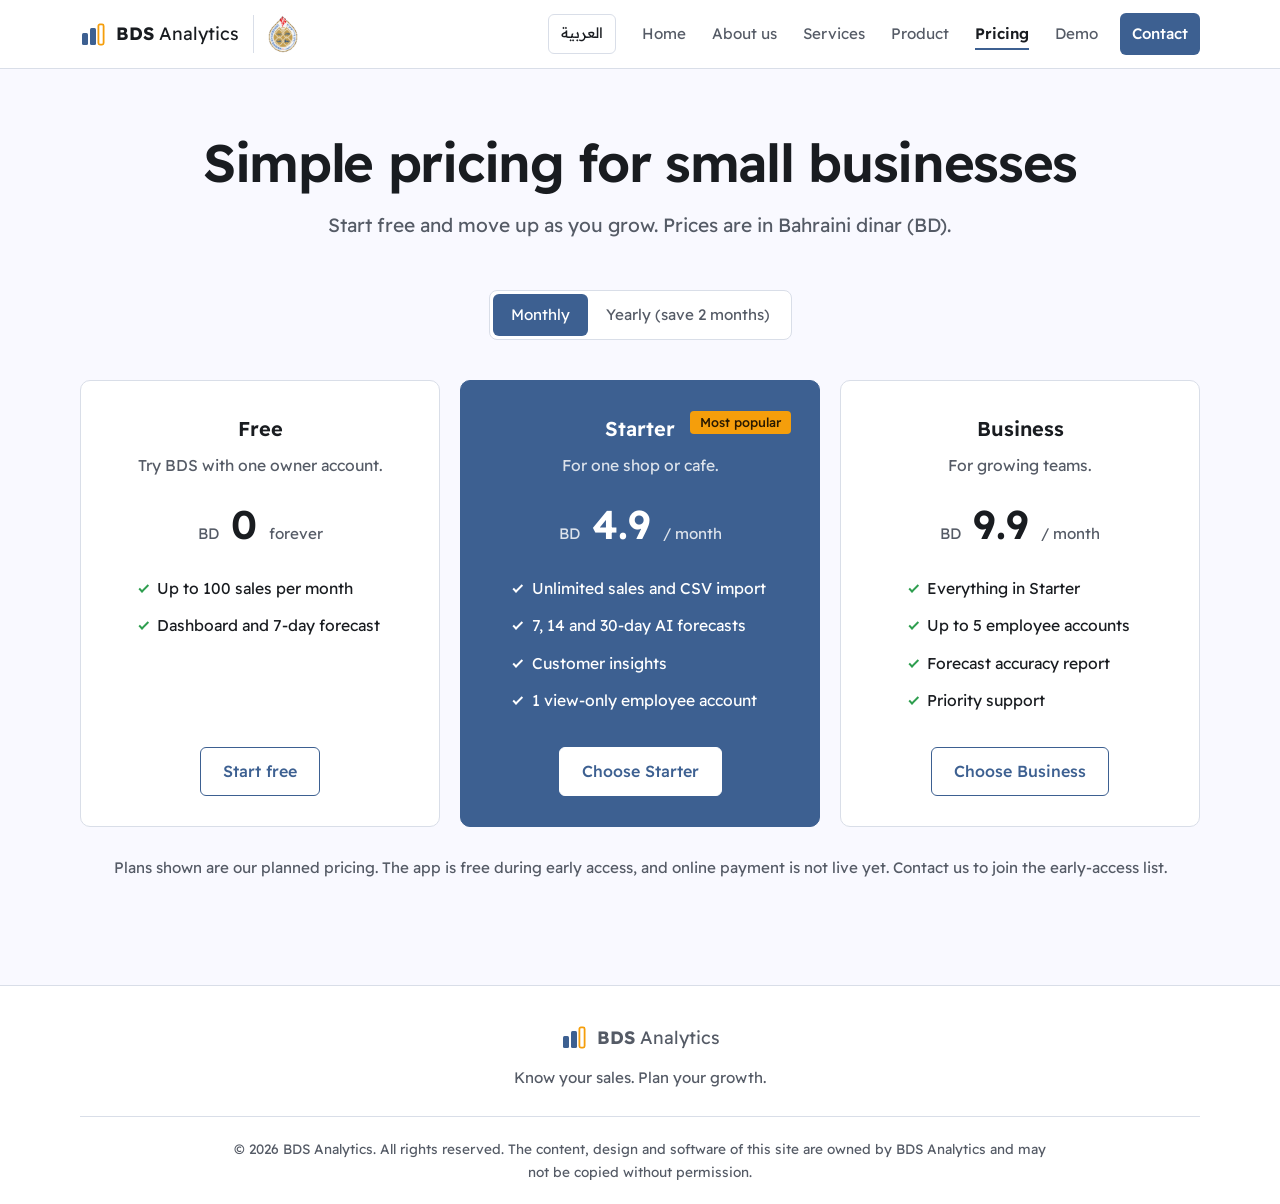
<file: pricing.html>
<!doctype html><html lang="en" dir="ltr"><head><meta charset="utf-8"><meta name="viewport" content="width=device-width,initial-scale=1">
<title>Pricing | BDS Analytics</title>
<meta name="description" content="Free, Starter and Business plans for small businesses in Bahrain. Prices in Bahraini dinar.">
<meta name="theme-color" content="#3D6091">
<meta property="og:title" content="Pricing | BDS Analytics"><meta property="og:description" content="Free, Starter and Business plans for small businesses in Bahrain. Prices in Bahraini dinar."><meta property="og:type" content="website"><meta property="og:url" content="https://bdsanalytics.me/pricing.html">
<link rel="icon" href="data:image/svg+xml,%3Csvg xmlns='http://www.w3.org/2000/svg' viewBox='0 0 26 26'%3E%3Crect x='2' y='12' width='6' height='12' rx='1.5' fill='%233D6091'/%3E%3Crect x='10' y='7' width='6' height='17' rx='1.5' fill='%233D6091'/%3E%3Crect x='18.4' y='3.4' width='5.2' height='20.2' rx='1.5' fill='none' stroke='%23F59E0B' stroke-width='1.8'/%3E%3C/svg%3E">
<link rel="preconnect" href="https://fonts.googleapis.com"><link rel="preconnect" href="https://fonts.gstatic.com" crossorigin>
<link rel="stylesheet" href="https://fonts.googleapis.com/css2?family=Readex+Pro:wght@300..700&display=swap">
<link rel="stylesheet" href="assets/style.css?v=20261232">
<script>try{var l=localStorage.getItem("lang")||((navigator.language||"").slice(0,2)=="ar"?"ar":"en");if(l=="ar"){document.documentElement.lang="ar";document.documentElement.dir="rtl"}}catch(e){}</script>
<noscript><style>nav.main{display:flex!important}.chart .b{animation:none}</style></noscript>
</head><body data-page="pricing">
<header class="site-h"><div class="wrap bar">
<div class="brandwrap"><a class="brand" href="index.html" aria-label="BDS Analytics"><svg width="26" height="26" viewBox="0 0 26 26" aria-hidden="true"><rect x="2" y="12" width="6" height="12" rx="1.5" fill="var(--brand)"/><rect x="10" y="7" width="6" height="17" rx="1.5" fill="var(--brand)"/><rect x="18.4" y="3.4" width="5.2" height="20.2" rx="1.5" fill="none" stroke="var(--amber)" stroke-width="1.8"/></svg><span><b>BDS</b> Analytics</span></a><img class="uob" src="assets/media/uob-logo.png" width="168" height="216" data-alt="altUob" alt="University of Bahrain"></div>
<button class="menu" id="menu" aria-expanded="false" aria-controls="nav" data-i="menu">Menu</button>
<button class="lang" id="lang" type="button"></button>
<nav class="main" id="nav"><a href="index.html" data-i="home">Home</a><a href="about.html" data-i="about">About us</a><a href="services.html" data-i="services">Services</a><a href="features.html" data-i="features">Product</a><a href="pricing.html" data-i="pricing" aria-current=page>Pricing</a><a href="demo.html" data-i="demo">Demo</a><a class="cta" href="contact.html" data-i="contact">Contact</a></nav>
</div></header>
<main><section class="page-h"><div class="wrap"><h1 data-i="priceH">Simple pricing for small businesses</h1><p class="lead" data-i="priceSub">Start free and move up as you grow. Prices are in Bahraini dinar (BD).</p><div class="seg" role="group"><button class="tg" data-y="0" aria-pressed="true" data-i="monthly">Monthly</button><button class="tg" data-y="1" aria-pressed="false" data-i="yearly">Yearly (save 2 months)</button></div></div></section>
<div class="wrap page"><div class="plans" style="margin-top:0">
<div class="plan"><h3 data-i="free">Free</h3><p class="desc" data-i="pF">Try BDS with one owner account.</p><div class="price"><small data-i="cur">BD</small> <span class="pr" data-m="0" data-y="0">0</span> <small class="perf" data-i="perFree">forever</small></div><ul><li data-i="x1">Up to 100 sales per month</li><li data-i="x2">Dashboard and 7-day forecast</li></ul><a class="btn ghost" href="demo.html" data-i="startFree">Start free</a></div>
<div class="plan pop"><span class="tag" data-i="popular">Most popular</span><h3 data-i="starter">Starter</h3><p class="desc" data-i="pS">For one shop or cafe.</p><div class="price"><small data-i="cur">BD</small> <span class="pr" data-m="4.9" data-y="49">4.9</span> <small class="per" data-i="perMonth">/ month</small></div><ul><li data-i="y1">Unlimited sales and CSV import</li><li data-i="y2">7, 14 and 30-day AI forecasts</li><li data-i="y3">Customer insights</li><li data-i="y4">1 view-only employee account</li></ul><a class="btn" href="contact.html" data-i="chooseS">Choose Starter</a></div>
<div class="plan"><h3 data-i="business">Business</h3><p class="desc" data-i="pB">For growing teams.</p><div class="price"><small data-i="cur">BD</small> <span class="pr" data-m="9.9" data-y="99">9.9</span> <small class="per" data-i="perMonth">/ month</small></div><ul><li data-i="z1">Everything in Starter</li><li data-i="z2">Up to 5 employee accounts</li><li data-i="z3">Forecast accuracy report</li><li data-i="z4">Priority support</li></ul><a class="btn ghost" href="contact.html" data-i="chooseB">Choose Business</a></div>
</div><p class="note" data-i="billNote">Plans shown are our planned pricing. The app is free during early access, and online payment is not live yet. Contact us to join the early-access list.</p></div></main>
<footer class="site-f"><div class="wrap fgrid">
<div><a class="brand" href="index.html" aria-label="BDS Analytics"><svg width="26" height="26" viewBox="0 0 26 26" aria-hidden="true"><rect x="2" y="12" width="6" height="12" rx="1.5" fill="var(--brand)"/><rect x="10" y="7" width="6" height="17" rx="1.5" fill="var(--brand)"/><rect x="18.4" y="3.4" width="5.2" height="20.2" rx="1.5" fill="none" stroke="var(--amber)" stroke-width="1.8"/></svg><span><b>BDS</b> Analytics</span></a><p data-i="tag">Know your sales. Plan your growth.</p></div>
</div>
<div class="wrap legal"><p>&copy; 2026 BDS Analytics. <span data-i="rights">All rights reserved.</span> <span data-i="copyNote">The content, design and software of this site are owned by BDS Analytics and may not be copied without permission.</span></p></div></footer>
<script src="assets/app.js?v=20261232"></script></body></html>
</file>
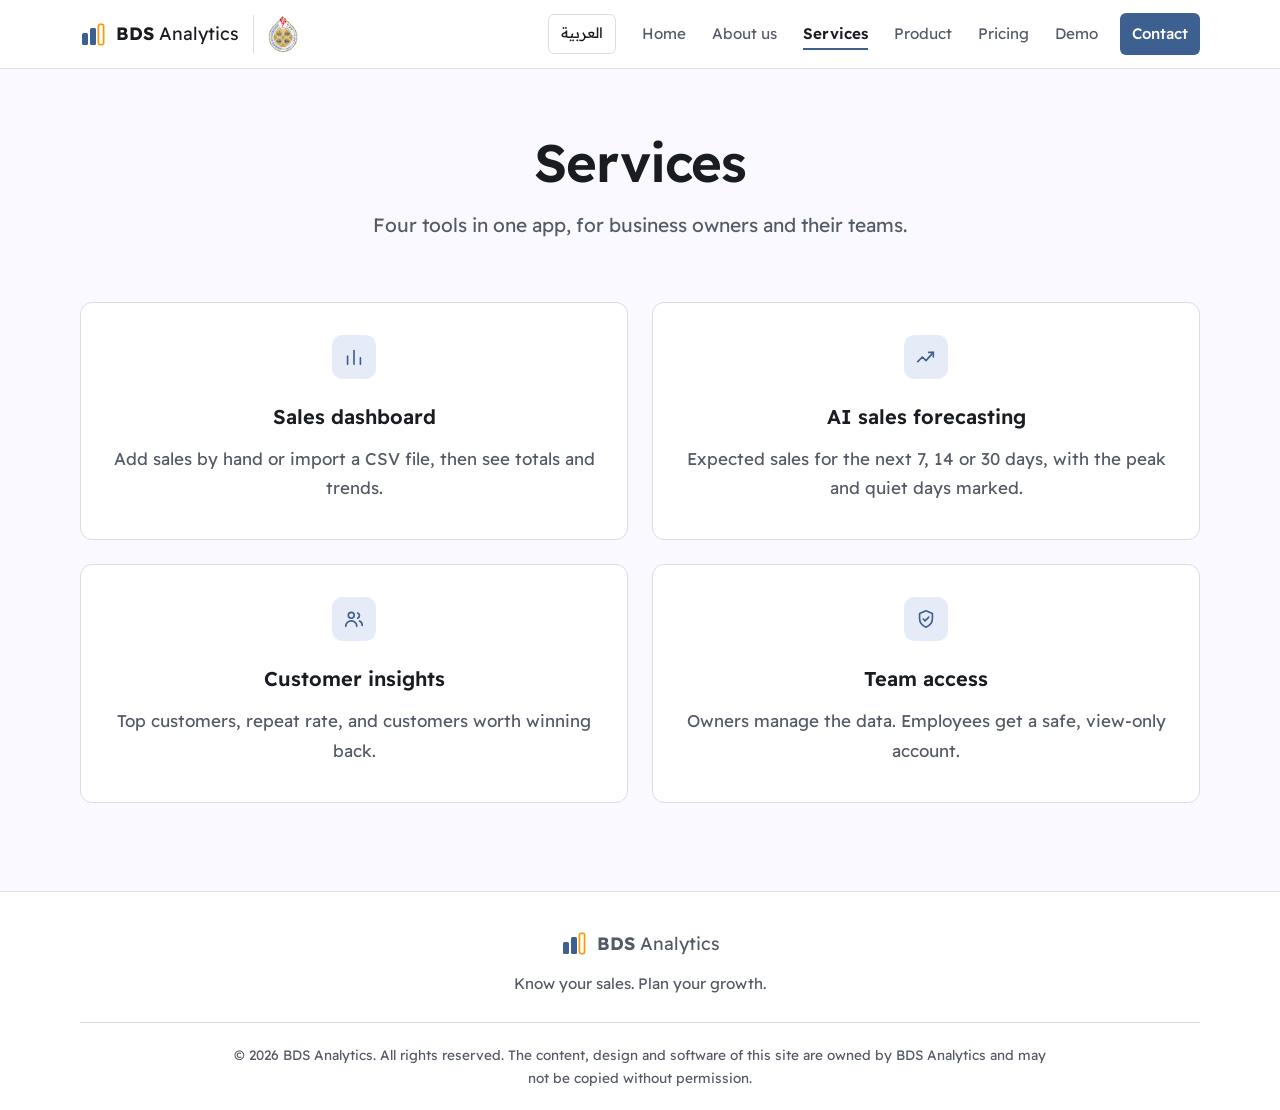
<file: services.html>
<!doctype html><html lang="en" dir="ltr"><head><meta charset="utf-8"><meta name="viewport" content="width=device-width,initial-scale=1">
<title>Services | BDS Analytics</title>
<meta name="description" content="Sales dashboard, AI sales forecasting, customer insights and team access for small businesses.">
<meta name="theme-color" content="#3D6091">
<meta property="og:title" content="Services | BDS Analytics"><meta property="og:description" content="Sales dashboard, AI sales forecasting, customer insights and team access for small businesses."><meta property="og:type" content="website"><meta property="og:url" content="https://bdsanalytics.me/services.html">
<link rel="icon" href="data:image/svg+xml,%3Csvg xmlns='http://www.w3.org/2000/svg' viewBox='0 0 26 26'%3E%3Crect x='2' y='12' width='6' height='12' rx='1.5' fill='%233D6091'/%3E%3Crect x='10' y='7' width='6' height='17' rx='1.5' fill='%233D6091'/%3E%3Crect x='18.4' y='3.4' width='5.2' height='20.2' rx='1.5' fill='none' stroke='%23F59E0B' stroke-width='1.8'/%3E%3C/svg%3E">
<link rel="preconnect" href="https://fonts.googleapis.com"><link rel="preconnect" href="https://fonts.gstatic.com" crossorigin>
<link rel="stylesheet" href="https://fonts.googleapis.com/css2?family=Readex+Pro:wght@300..700&display=swap">
<link rel="stylesheet" href="assets/style.css?v=20261232">
<script>try{var l=localStorage.getItem("lang")||((navigator.language||"").slice(0,2)=="ar"?"ar":"en");if(l=="ar"){document.documentElement.lang="ar";document.documentElement.dir="rtl"}}catch(e){}</script>
<noscript><style>nav.main{display:flex!important}.chart .b{animation:none}</style></noscript>
</head><body data-page="services">
<header class="site-h"><div class="wrap bar">
<div class="brandwrap"><a class="brand" href="index.html" aria-label="BDS Analytics"><svg width="26" height="26" viewBox="0 0 26 26" aria-hidden="true"><rect x="2" y="12" width="6" height="12" rx="1.5" fill="var(--brand)"/><rect x="10" y="7" width="6" height="17" rx="1.5" fill="var(--brand)"/><rect x="18.4" y="3.4" width="5.2" height="20.2" rx="1.5" fill="none" stroke="var(--amber)" stroke-width="1.8"/></svg><span><b>BDS</b> Analytics</span></a><img class="uob" src="assets/media/uob-logo.png" width="168" height="216" data-alt="altUob" alt="University of Bahrain"></div>
<button class="menu" id="menu" aria-expanded="false" aria-controls="nav" data-i="menu">Menu</button>
<button class="lang" id="lang" type="button"></button>
<nav class="main" id="nav"><a href="index.html" data-i="home">Home</a><a href="about.html" data-i="about">About us</a><a href="services.html" data-i="services" aria-current=page>Services</a><a href="features.html" data-i="features">Product</a><a href="pricing.html" data-i="pricing">Pricing</a><a href="demo.html" data-i="demo">Demo</a><a class="cta" href="contact.html" data-i="contact">Contact</a></nav>
</div></header>
<main><section class="page-h"><div class="wrap"><h1 data-i="services">Services</h1><p class="lead" data-i="servLead">Four tools in one app, for business owners and their teams.</p></div></section><div class="wrap page"><div class="svc"><div><span class="ic" aria-hidden="true"><svg width="22" height="22" viewBox="0 0 24 24" fill="none" stroke="currentColor" stroke-width="1.8" stroke-linecap="round" stroke-linejoin="round"><path d="M5 20V11M12 20V5M19 20v-7"/></svg></span><h3 data-i="s1t">Sales dashboard</h3><p data-i="s1d">Add sales by hand or import a CSV file, then see totals and trends.</p></div><div><span class="ic" aria-hidden="true"><svg width="22" height="22" viewBox="0 0 24 24" fill="none" stroke="currentColor" stroke-width="1.8" stroke-linecap="round" stroke-linejoin="round"><path d="M3 17l5-5 4 4 8-9"/><path d="M15 7h5v5"/></svg></span><h3 data-i="s2t">AI sales forecasting</h3><p data-i="s2d">Expected sales for the next 7, 14 or 30 days, with the peak and quiet days marked.</p></div><div><span class="ic" aria-hidden="true"><svg width="22" height="22" viewBox="0 0 24 24" fill="none" stroke="currentColor" stroke-width="1.8" stroke-linecap="round" stroke-linejoin="round"><circle cx="9" cy="8" r="3.2"/><path d="M3 20c0-3.3 2.7-6 6-6s6 2.7 6 6"/><path d="M16 5.5a3 3 0 010 5.6M18 14.3c1.8.8 3 2.6 3 4.7"/></svg></span><h3 data-i="s3t">Customer insights</h3><p data-i="s3d">Top customers, repeat rate, and customers worth winning back.</p></div><div><span class="ic" aria-hidden="true"><svg width="22" height="22" viewBox="0 0 24 24" fill="none" stroke="currentColor" stroke-width="1.8" stroke-linecap="round" stroke-linejoin="round"><path d="M12 3l7 3v5.5c0 4.3-2.9 7.7-7 9.5-4.1-1.8-7-5.2-7-9.5V6l7-3z"/><path d="M9 12l2 2 4-4"/></svg></span><h3 data-i="s4t">Team access</h3><p data-i="s4d">Owners manage the data. Employees get a safe, view-only account.</p></div></div></div></main>
<footer class="site-f"><div class="wrap fgrid">
<div><a class="brand" href="index.html" aria-label="BDS Analytics"><svg width="26" height="26" viewBox="0 0 26 26" aria-hidden="true"><rect x="2" y="12" width="6" height="12" rx="1.5" fill="var(--brand)"/><rect x="10" y="7" width="6" height="17" rx="1.5" fill="var(--brand)"/><rect x="18.4" y="3.4" width="5.2" height="20.2" rx="1.5" fill="none" stroke="var(--amber)" stroke-width="1.8"/></svg><span><b>BDS</b> Analytics</span></a><p data-i="tag">Know your sales. Plan your growth.</p></div>
</div>
<div class="wrap legal"><p>&copy; 2026 BDS Analytics. <span data-i="rights">All rights reserved.</span> <span data-i="copyNote">The content, design and software of this site are owned by BDS Analytics and may not be copied without permission.</span></p></div></footer>
<script src="assets/app.js?v=20261232"></script></body></html>
</file>
<file: assets/style.css>
/* BDS Analytics site. Same palette as the app: blue primary, amber for forecast, green for peak. */
*,*::before,*::after{box-sizing:border-box}
html{-webkit-text-size-adjust:100%}
:root{
  --paper:#F9F9FF;--surface:#FFFFFF;--ink:#191C20;--muted:#555B66;--line:#D9DEE8;--tint:#E6ECF7;
  --brand:#3D6091;--brand-hover:#2F4B74;--on-brand:#FFFFFF;--sel:#D6E3FF;
  --amber:#F59E0B;--amber-text:#8F5400;--green:#2E9E4F;--green-text:#1B6E36;--error:#B3261E;
  --font:"Readex Pro","IBM Plex Sans Arabic","Segoe UI",Tahoma,system-ui,sans-serif;
}
@media (prefers-color-scheme:dark){:root{
  --paper:#101418;--surface:#181D24;--ink:#E2E5EB;--muted:#A5ACB8;--line:#2B323C;--tint:#22304A;
  --brand:#8DB1EB;--brand-hover:#B0C9F2;--on-brand:#0B1F3A;--sel:#2A3F63;
  --amber:#F5B13C;--amber-text:#F5B13C;--green:#5BC47A;--green-text:#6FD08B;--error:#F2B8B5;
}}
[hidden]{display:none!important}
body{margin:0;background:var(--paper);color:var(--ink);font:400 1.0625rem/1.75 var(--font)}
html[lang=ar] body{line-height:1.95}
html[dir=rtl] *{letter-spacing:0!important}
a{color:inherit}
p{margin:0 0 1em}
h1,h2,h3{font-weight:600;margin:0;text-wrap:balance}
.wrap{width:min(1120px,100% - 48px);margin-inline:auto}
.muted{color:var(--muted)}
:focus-visible{outline:3px solid var(--brand);outline-offset:2px;border-radius:4px}

/* header */
.site-h{background:var(--surface);border-bottom:1px solid var(--line)}
.bar{display:flex;align-items:center;gap:14px;min-height:68px}
.brandwrap{display:flex;align-items:center;gap:14px;margin-inline-end:auto}
.uob{height:38px;width:auto;padding-inline-start:14px;border-inline-start:1px solid var(--line)}
.brand{display:flex;align-items:center;gap:10px;text-decoration:none;font-size:1.12rem;color:var(--ink)}
.brand b{font-weight:700}
.brand svg{flex:none}
nav.main{display:flex;align-items:center;gap:2px}
nav.main a{padding:8px 12px;text-decoration:none;font-size:.95rem;color:var(--muted);border-radius:6px}
nav.main a:hover{color:var(--ink)}
nav.main a[aria-current=page]{color:var(--ink);font-weight:600;text-decoration:underline;text-decoration-color:var(--brand);text-decoration-thickness:2px;text-underline-offset:9px}
nav.main a.cta{background:var(--brand);color:var(--on-brand);margin-inline-start:8px;font-weight:500;text-decoration:none}
nav.main a.cta:hover{background:var(--brand-hover);color:var(--on-brand)}
.lang,.menu{font:inherit;font-size:.9rem;background:none;color:var(--ink);border:1px solid var(--line);border-radius:6px;padding:6px 12px;cursor:pointer}
.lang:hover,.menu:hover{border-color:var(--ink)}
.menu{display:none}

/* buttons */
.btn{display:inline-block;font:inherit;font-weight:500;font-size:1rem;text-decoration:none;padding:12px 22px;border-radius:6px;border:1.5px solid var(--brand);background:var(--brand);color:var(--on-brand);cursor:pointer;line-height:1.4}
.btn:hover{background:var(--brand-hover);border-color:var(--brand-hover)}
.btn.ghost{background:none;color:var(--brand);border-color:var(--brand)}
.btn.ghost:hover{background:var(--brand);color:var(--on-brand)}
.btn[disabled]{opacity:.6;cursor:wait}
.actions{display:flex;flex-wrap:wrap;gap:12px;margin-top:28px}

/* hero */
.hero{padding-block:72px 56px}
.hero .wrap{display:grid;grid-template-columns:minmax(0,1fr) minmax(0,1.12fr);gap:56px;align-items:center}
h1{font-size:clamp(2rem,4.1vw,3.3rem);line-height:1.14;letter-spacing:-.025em}
html[lang=ar] h1{line-height:1.35}
.lead{font-size:1.2rem;color:var(--muted);max-width:34em;margin-top:20px}
.panel{background:var(--surface);border:1px solid var(--line);border-radius:10px;padding:20px 22px 16px}
.panel-top{display:flex;flex-wrap:wrap;justify-content:space-between;gap:8px 16px;font-size:.9rem;margin-bottom:10px}
.panel-top strong{font-weight:600}
.legend{display:flex;gap:16px;color:var(--muted)}
.legend span{display:inline-flex;align-items:center;gap:7px}
.legend i{display:inline-block;width:12px;height:12px;border-radius:2px}
.legend .a i{background:var(--brand)}
.legend .f i{background:color-mix(in srgb,var(--amber) 22%,transparent);border:1.5px solid var(--amber)}
.chart{direction:ltr}
.chart svg{display:block;width:100%;height:auto;font-family:var(--font)}
.chart text{fill:var(--muted);font-size:11px}
.chart .grid{stroke:var(--line);stroke-width:1}
.chart .ba{fill:var(--brand)}
.chart .bf{fill:color-mix(in srgb,var(--amber) 22%,transparent);stroke:var(--amber);stroke-width:1.5}
.chart .today{stroke:var(--muted);stroke-dasharray:3 4}
.chart .b{transform-box:fill-box;transform-origin:center bottom;animation:grow .55s cubic-bezier(.2,.7,.2,1) both;animation-delay:var(--d)}
@keyframes grow{from{transform:scaleY(0)}}
.cap{font-size:.85rem;color:var(--muted);margin:10px 0 0}
.trust{border-block:1px solid var(--line);background:var(--surface);padding-block:18px;font-size:.95rem;color:var(--muted)}

/* sections */
.section{padding-block:80px}
.section.alt{background:var(--surface);border-block:1px solid var(--line)}
h2{font-size:clamp(1.5rem,2.6vw,2.05rem);line-height:1.25;letter-spacing:-.015em}
html[lang=ar] h2{line-height:1.5}
.sec-head{max-width:40em;margin-bottom:48px}
.frow{display:grid;grid-template-columns:minmax(0,1fr) minmax(0,1fr);gap:72px;align-items:center;margin-block:56px}
.frows .frow:first-child{margin-top:0}.frows .frow:last-child{margin-bottom:0}
.frows .frow:nth-child(even) .vig{order:-1}
.frow h3{font-size:1.4rem;line-height:1.3;margin-bottom:12px}
.frow p{color:var(--muted);max-width:30em;margin:0}
.vig{background:var(--paper);border:1px solid var(--line);border-radius:10px;padding:22px 24px}
.section.alt .vig{background:var(--paper)}
.trust+.section.alt{border-top:0}
.vig h4{font-size:.95rem;font-weight:600;margin:0 0 14px}
.vig .cap{margin-top:14px}
.prow{display:grid;grid-template-columns:6.5rem minmax(0,1fr) 2.6rem;align-items:center;gap:12px;margin-block:12px;font-size:.95rem}
.prow output{text-align:end;font-variant-numeric:tabular-nums}
.track{height:8px;border-radius:4px;background:var(--tint);overflow:hidden}
.track i{display:block;height:100%;background:var(--brand);border-radius:4px}
.wk{display:grid;grid-template-columns:repeat(7,1fr);gap:8px;height:150px}
.wk div{display:flex;flex-direction:column;justify-content:flex-end;align-items:center;gap:6px;font-size:.75rem;color:var(--muted);text-align:center}
.wk i{display:block;width:100%;background:color-mix(in srgb,var(--amber) 28%,transparent);border:1.5px solid var(--amber);border-bottom:0;border-radius:3px 3px 0 0}
.wk .peak i{background:var(--green);border-color:var(--green)}
.wk .peak{color:var(--green-text);font-weight:600}
.crow{display:flex;align-items:center;gap:12px;padding-block:11px;border-top:1px solid var(--line);font-size:.95rem}
.crow:first-of-type{border-top:0}
.av{flex:none;width:34px;height:34px;border-radius:50%;background:var(--tint);display:grid;place-items:center;font-weight:600;font-size:.9rem}
.crow div{min-width:0;flex:1}
.crow strong{display:block;font-weight:600;line-height:1.4}
.crow span{color:var(--muted);font-size:.88rem}
.pill{flex:none;font-size:.8rem;color:var(--amber-text);border:1px solid var(--amber);border-radius:999px;padding:1px 10px}
.split{display:grid;grid-template-columns:minmax(0,1fr) minmax(0,1.4fr);gap:56px}
.split p{color:var(--muted);max-width:36em}
.band{background:var(--brand);color:var(--on-brand);padding-block:64px}
.band .wrap{display:flex;flex-wrap:wrap;align-items:center;justify-content:space-between;gap:24px 48px}
.band h2{color:var(--on-brand)}
.band .btn{background:var(--on-brand);color:var(--brand);border-color:var(--on-brand)}
.band .btn:hover{opacity:.9;background:var(--on-brand);border-color:var(--on-brand)}
.band p{margin:10px 0 0;color:color-mix(in srgb,var(--on-brand) 80%,transparent)}

/* inner pages */
.page-h{padding-block:64px 40px}
.page-h .lead{margin-top:16px}
.page{padding-bottom:88px}
.two{display:grid;grid-template-columns:repeat(2,minmax(0,1fr));gap:48px 64px}
.two h2,.page h2.sm{font-size:1.3rem;margin-bottom:10px}
.two p{color:var(--muted)}
.rows{border-top:1px solid var(--line)}
.rows>div{display:grid;grid-template-columns:minmax(0,1fr) minmax(0,2fr);gap:12px 48px;padding-block:30px;border-bottom:1px solid var(--line)}
.rows h2,.rows h3{font-size:1.2rem}
.rows p,.rows ul{margin:0;color:var(--muted)}
.rows ul{padding-inline-start:1.2em}
.rows li+li{margin-top:6px}
.svc{display:grid;grid-template-columns:repeat(2,minmax(0,1fr));gap:24px}
.svc h2,.svc h3{font-size:1.25rem;margin:0 0 10px}
.svc ul{margin:0;padding-inline-start:1.2em;color:var(--muted)}
.svc li+li{margin-top:8px}
.svc p{color:var(--muted);margin:0}
.svc>div{background:var(--surface);border:1px solid var(--line);border-radius:12px;padding:32px 32px 36px}
.ic{display:grid;place-items:center;width:44px;height:44px;border-radius:10px;background:var(--tint);color:var(--brand);margin-bottom:20px}
.team{list-style:none;margin:0;padding:0;display:grid;grid-template-columns:repeat(3,minmax(0,1fr));gap:24px}
.team li{display:flex;flex-direction:column;align-items:flex-start;gap:14px;padding:28px;background:var(--surface);border:1px solid var(--line);border-radius:12px}
.team .av{width:52px;height:52px;font-size:1.2rem}
.team strong{display:block;font-weight:600;line-height:1.4}
.team span{color:var(--muted);font-size:.92rem}
.team a{font-size:.95rem}
.svc .wide{grid-column:1/-1}
.steps{list-style:none;margin:0;padding:0;display:grid;grid-template-columns:repeat(3,minmax(0,1fr));gap:24px;counter-reset:s}
.steps li{counter-increment:s;background:var(--surface);border:1px solid var(--line);border-radius:12px;padding:32px 32px 36px}
.steps li::before{content:counter(s);display:grid;place-items:center;width:44px;height:44px;border-radius:10px;background:var(--tint);color:var(--brand);font-weight:600;font-size:1.1rem;margin-bottom:20px}
.steps h3{font-size:1.25rem;margin:0 0 8px}
.steps p{color:var(--muted);margin:0;font-size:.98rem}
.video{margin-top:48px;aspect-ratio:16/9;max-width:720px;background:var(--surface);border:1px solid var(--line);border-radius:10px;display:grid;place-items:center;text-align:center;color:var(--muted);padding:24px}
.video svg{display:block;margin:0 auto 12px}
.video iframe{width:100%;height:100%;border:0;border-radius:10px}

/* pricing */
.seg{display:inline-flex;border:1px solid var(--line);border-radius:8px;padding:3px;background:var(--surface);margin-top:28px}
.tg{font:inherit;font-size:.95rem;background:none;color:var(--muted);border:0;border-radius:6px;padding:8px 18px;cursor:pointer}
.tg[aria-pressed=true]{background:var(--brand);color:var(--on-brand)}
.plans{display:grid;grid-template-columns:repeat(3,minmax(0,1fr));gap:20px;margin-top:36px;align-items:stretch}
.plan{position:relative;display:flex;flex-direction:column;background:var(--surface);border:1px solid var(--line);border-radius:10px;padding:30px 28px}
.plan h3{font-size:1.25rem}
.plan .desc{color:var(--muted);margin:6px 0 0;font-size:.98rem}
.price{font-size:2.5rem;font-weight:600;line-height:1.1;margin:22px 0 4px;font-variant-numeric:tabular-nums}
.price small{font-size:.95rem;font-weight:400;color:var(--muted)}
.plan ul{list-style:none;margin:20px 0 28px;padding:0;flex:1}
.plan li{display:flex;align-items:baseline;gap:12px;padding-block:5px;font-size:.98rem}
.plan li::before{content:"";flex:none;width:.34em;height:.62em;border:solid var(--green);border-width:0 2px 2px 0;transform:rotate(45deg) translateY(-.12em)}
.plan.pop{background:var(--brand);color:var(--on-brand);border-color:var(--brand)}
.plan.pop .desc,.plan.pop .price small{color:color-mix(in srgb,var(--on-brand) 82%,transparent)}
.plan.pop .btn{background:var(--on-brand);color:var(--brand);border-color:var(--on-brand)}
.plan.pop .btn:hover{opacity:.9}
.plan.pop li::before{border-color:var(--on-brand)}
.plan .btn{text-align:center}
.tag{position:absolute;top:30px;inset-inline-end:28px;font-size:.8rem;font-weight:500;background:var(--amber);color:#2A1A00;border-radius:4px;padding:1px 10px;line-height:1.6}
.note{margin-top:28px;color:var(--muted);font-size:.95rem}

/* contact */
.cgrid{display:grid;grid-template-columns:minmax(0,1.25fr) minmax(0,.75fr);gap:24px;align-items:start}
.cgrid>div:first-child,.side .tile{background:var(--surface);border:1px solid var(--line);border-radius:12px;padding:32px}
form{display:grid;gap:18px}
label{display:grid;gap:6px;font-size:.95rem;font-weight:500}
input,textarea{font:inherit;font-weight:400;padding:11px 13px;border:1px solid var(--line);border-radius:6px;background:var(--surface);color:var(--ink);width:100%}
input:hover,textarea:hover{border-color:var(--muted)}
textarea{resize:vertical;min-height:140px}
form .btn{justify-self:start}
.ok{border-inline-start:4px solid var(--brand);padding:6px 20px}
.ok h2{font-size:1.2rem;margin-bottom:6px}.ok p{margin:0;color:var(--muted)}
.err{color:var(--error);margin:0}
.side{display:grid;gap:24px}
.side h2{font-size:1.25rem;margin:0 0 10px}
.side p,.side ul{margin:0;padding:0;list-style:none}
.side li+li{margin-top:6px}

/* footer */
footer.site-f{background:var(--surface);border-top:1px solid var(--line);margin-top:0}
.fgrid{display:grid;grid-template-columns:1.6fr 1fr 1fr 1.2fr;gap:40px;padding-block:52px 36px}
.fh{font-weight:600;font-size:.95rem;margin:0 0 12px}
.fgrid ul{list-style:none;margin:0;padding:0;font-size:.95rem}
.fgrid li+li{margin-top:8px}
.fgrid a{text-decoration:none;color:var(--muted)}
.fgrid a:hover{color:var(--ink);text-decoration:underline}
.fgrid .brand{margin-bottom:12px}
.fgrid p{color:var(--muted);font-size:.95rem;margin:0;max-width:22em}
.legal{border-top:1px solid var(--line);padding-block:20px;font-size:.85rem;color:var(--muted)}
.legal p{margin:0;max-width:60em}

@media (max-width:900px){
  .menu{display:inline-block}
  .bar{flex-wrap:wrap;padding-block:10px}
  nav.main{display:none;order:5;width:100%;flex-direction:column;align-items:stretch;gap:0;padding-bottom:8px}
  nav.main.open{display:flex}
  nav.main a{padding:13px 4px;border-bottom:1px solid var(--line);border-radius:0}
  nav.main a[aria-current=page]{text-underline-offset:6px}
  nav.main a.cta{margin:12px 0 0;border:0;border-radius:6px;text-align:center}
  .hero{padding-block:44px 36px}
  .hero .wrap,.frow,.split,.two,.svc,.cgrid,.rows>div{grid-template-columns:1fr}
  .hero .wrap{gap:36px}
  .frow{gap:28px;margin-block:44px}
  .frows .frow:nth-child(even) .vig{order:0}
  .section{padding-block:56px}
  .steps,.plans{grid-template-columns:1fr}
  .fgrid{grid-template-columns:1fr 1fr;gap:32px}
  .split{gap:36px}
}
@media (max-width:520px){
  .wrap{width:min(1120px,100% - 32px)}
  .fgrid{grid-template-columns:1fr}
  .prow{grid-template-columns:5.5rem minmax(0,1fr) 2.4rem}
  .panel{padding:16px 14px 12px}
  .team{grid-template-columns:1fr}
}
@media (prefers-reduced-motion:reduce){.chart .b{animation:none}}

/* app screenshots in phone frames */
.phone{width:min(100%,290px);margin-inline:auto;border:7px solid #191C20;border-radius:36px;overflow:hidden;background:#F9F9FF;line-height:0}
.phone img{display:block;width:100%;height:auto;aspect-ratio:400/868;object-fit:cover;object-position:top}
.hero-art{background:var(--sel);border-radius:16px;padding:40px 0;display:flex;justify-content:center;align-items:center}
.hero-art .phone{width:min(70%,270px);margin:0}
.shots{display:grid;grid-template-columns:repeat(3,minmax(0,1fr));gap:24px}
.shots figure{margin:0;background:var(--paper);border:1px solid var(--line);border-radius:12px;padding:20px 20px 32px}
.shotbox{background:var(--sel);border-radius:10px;padding:28px 0;display:flex;justify-content:center;align-items:center;margin-bottom:26px}
.shotbox .phone{width:min(62%,190px);margin:0}
.shots h3{font-size:1.25rem;margin:0 12px 8px}
.shots p{color:var(--muted);margin:0 12px}
.split.box{background:var(--surface);border:1px solid var(--line);border-radius:12px;padding:44px 48px;align-items:center}
@media (max-width:900px){.shots{grid-template-columns:1fr}.shots figure{max-width:460px;margin-inline:auto}.split.box{padding:28px}}

.video.has-media{padding:0;overflow:hidden;background:#000;display:block}
.video video{display:block;width:100%;height:100%;object-fit:contain;border-radius:10px}

@media (max-width:640px){.video.has-media{max-width:86%;margin-inline:auto}}
@media (max-width:520px){.brandwrap{gap:8px}.brand{font-size:1rem;gap:8px}.uob{height:30px;padding-inline-start:8px}.bar{gap:8px}}

.supc{display:flex;align-items:center;gap:20px;background:var(--surface);border:1px solid var(--line);border-radius:12px;padding:28px}
.supc .av,.supc img{flex:none;width:72px;height:72px;border-radius:50%;object-fit:cover}
.supc .av{font-size:1.6rem}
.supc strong{display:block;font-size:1.2rem;font-weight:600;line-height:1.4}
.supc span:not(.av){display:block;color:var(--muted);font-size:.95rem}
.supc a{display:inline-block;margin-top:6px;font-size:.95rem}
.supc img{object-position:center 25%}

.team{align-items:stretch}
.team li{gap:10px}
.team .mail{font-size:.9rem;color:var(--muted);text-decoration:none;word-break:break-all;margin-top:2px}
.team .mail:hover{color:var(--ink);text-decoration:underline}
.team .av{margin-bottom:6px}
:root[dir=rtl] .team .mail{text-align:right}

.demobox{background:var(--surface);border:1px solid var(--line);border-radius:12px;padding:44px 48px 48px}
.demobox .steps{gap:24px}
.demobox .steps li{background:var(--paper);border:1px solid var(--line);border-radius:12px;padding:28px 28px 32px}
.demobox .video{margin:48px auto 0;max-width:760px;width:100%}
@media (max-width:640px){.demobox{padding:28px 22px 30px}.demobox .steps{gap:16px}.demobox .video.has-media{max-width:100%;margin-top:32px}}

/* card hover lift */
.svc>div,.team li,.steps li,.plan,.supc,.side .tile,.cgrid>div:first-child{transition:transform .2s ease,box-shadow .2s ease,border-color .2s ease}
@media (hover:hover) and (prefers-reduced-motion:no-preference){
  .svc>div:hover,.team li:hover,.steps li:hover,.plan:hover,.supc:hover,.side .tile:hover{transform:translateY(-6px);box-shadow:0 14px 30px rgba(30,42,58,.12);border-color:var(--brand)}
  :root[data-theme=dark] .svc>div:hover,:root[data-theme=dark] .team li:hover,:root[data-theme=dark] .steps li:hover,:root[data-theme=dark] .plan:hover,:root[data-theme=dark] .supc:hover,:root[data-theme=dark] .side .tile:hover{box-shadow:0 14px 30px rgba(0,0,0,.45)}
}

/* centered layout */
.hero .wrap>div:first-child,.page-h,.sec-head,.frow>div,.two>div,.split>div,.band .wrap,.rows>div,.trust{text-align:center}
.lead,.sec-head,.frow p,.split p,.two p{margin-inline:auto}
.actions{justify-content:center}
.hero .wrap{text-align:center}
.svc>div,.plan,.team li,.supc,.cgrid>div:first-child,.side .tile,.steps li{text-align:center}
.steps li::before{margin-inline:auto}
.svc ul,.rows ul,.plan ul,.frow ul{display:inline-block;text-align:start}
.plan{align-items:center}.plan ul{flex:1}
.team li{align-items:center}
.supc{flex-direction:column;justify-content:center}
.band .wrap{justify-content:center;flex-direction:column}
.rows>div{grid-template-columns:1fr}
.fgrid,footer .wrap,footer .cols{text-align:center}
.page h1,.page-h h1{margin-inline:auto}
.crow{text-align:start}
.cgrid label,.cgrid input,.cgrid textarea,.cgrid select{text-align:start}
.cgrid form label{text-align:start}
.page h2,.section h2,.page h2.sm,.two h2{text-align:center}
.ic{margin-inline:auto}
.fgrid>div,.fgrid p{text-align:center;margin-inline:auto}
.fgrid .brand{justify-content:center}
.fgrid{justify-items:center}
.split{grid-template-columns:1fr;gap:12px}
.foot-b,footer .legal,footer.site-f p{text-align:center}
.shots figure,.shots h3,.shots p{text-align:center}
.legal p,.note,.cap{text-align:center;margin-inline:auto}
.legal{text-align:center}
.split.box{text-align:center}
.fgrid{grid-template-columns:1fr;padding-block:36px 24px}
.fgrid>div{display:flex;flex-direction:column;align-items:center}
</file>
